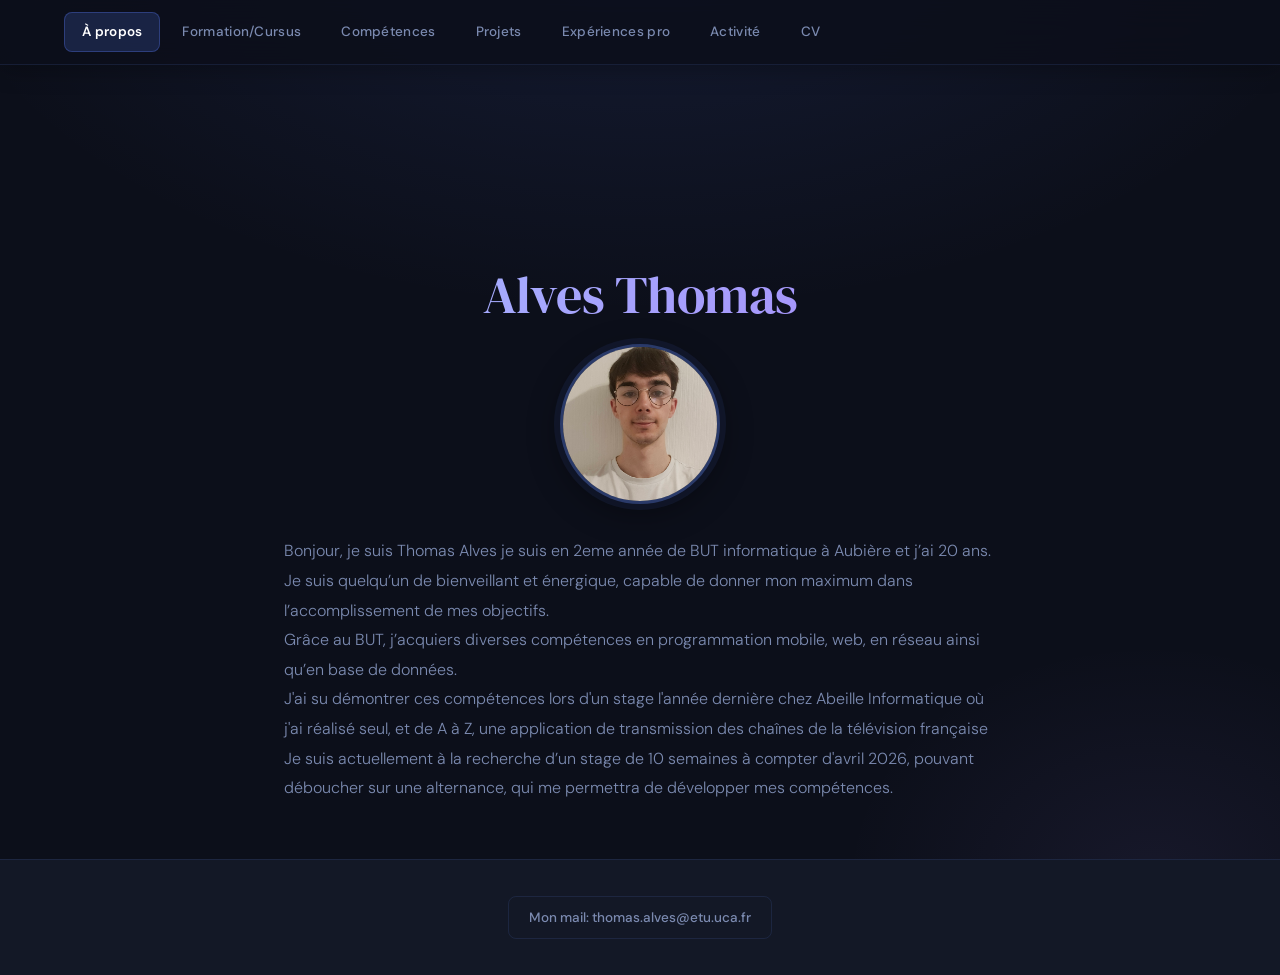
<file: index.html>
<!DOCTYPE html>
<html lang="fr">
<head>
    <meta charset="UTF-8">
    <meta name="viewport" content="width=device-width, initial-scale=1.0">
    <link type="text/css" rel="stylesheet" href="style.css">
    <title>À propos</title>
</head>
<body>
    <header>
        <nav>
            <ul>
                <li><a href="index.html"  class="activePage">À propos</a></li>
                <li><a href="pages/Formations.html">Formation/Cursus</a></li>
                <li><a href="pages/competences.html">Compétences</a></li>
                <li><a href="pages/projets.html">Projets</a></li>
                <li><a href="pages/experiences.html">Expériences pro</a></li>
                <li><a href="pages/activité.html">Activité</a></li>
                <li><a href="pages/cv.html">CV</a></li>
            </ul>
        </nav>
        <br><br><br><br><br>
        <div class="accueil">
            <h1>Alves Thomas</h1>
            <img src="images/moi_accueil.jpg" alt="photo de moi">
            <p>Bonjour, je suis Thomas Alves je suis en 2eme année de BUT informatique à Aubière et j’ai 20 ans. <br>
                Je suis quelqu’un de bienveillant et énergique, capable de donner mon maximum dans l’accomplissement de mes objectifs.<br>
                Grâce au BUT, j’acquiers diverses compétences en programmation mobile, web, en réseau ainsi qu’en base de données.<br>
                J'ai su démontrer ces compétences lors d'un stage l'année dernière chez Abeille Informatique où j'ai réalisé seul, et de A à Z, une application de transmission des chaînes de la télévision française</br>
                Je suis actuellement à la recherche d’un stage de 10 semaines à compter d'avril 2026, pouvant déboucher sur une alternance, qui me permettra de développer mes compétences.</p>
        </div>
    </header>
    <footer class="footer">
        <a href="mailto:thomas.alves@etu.uca.fr">Mon mail: thomas.alves@etu.uca.fr</a>
    </footer>
</body>
</html>
</file>
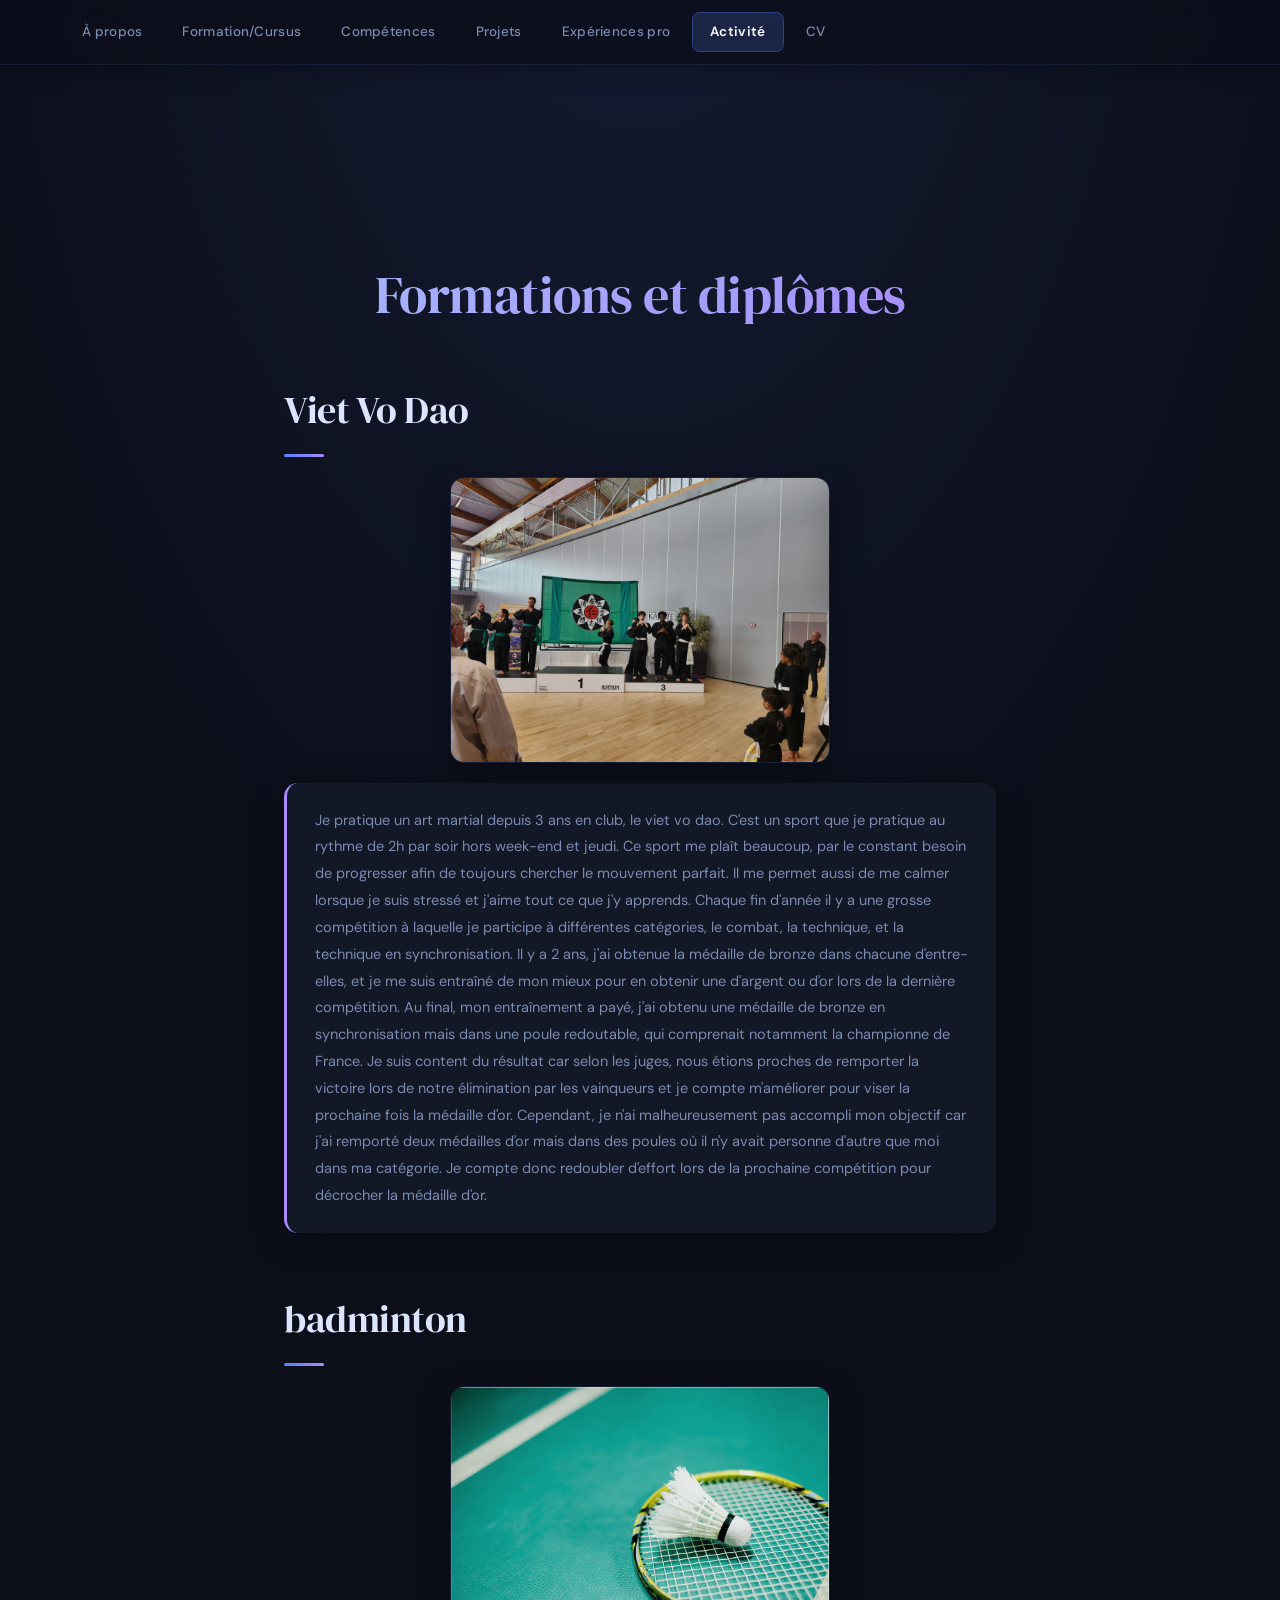
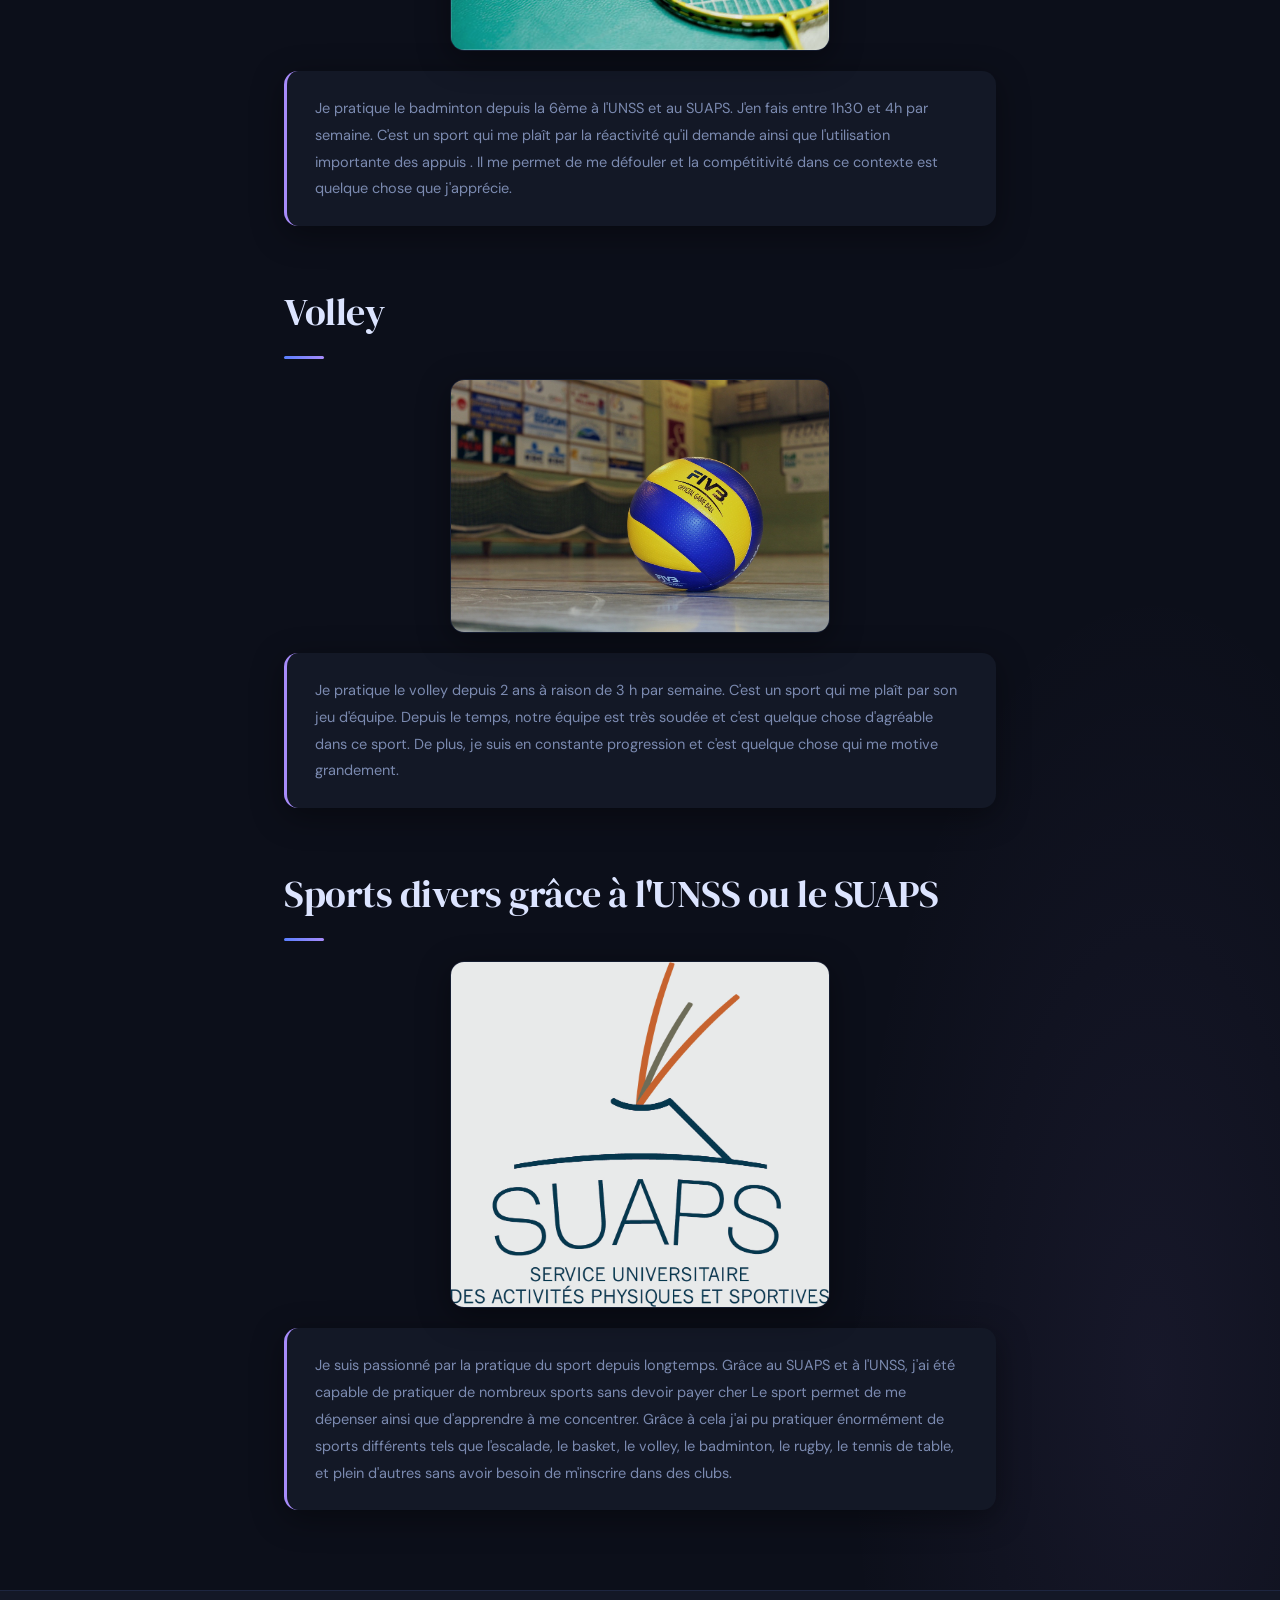
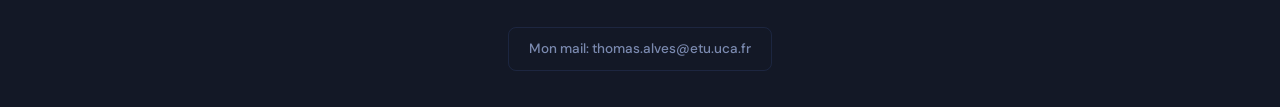
<file: pages/activité.html>
<!DOCTYPE html>
<html lang="fr">
<head>
    <meta charset="UTF-8">
    <meta name="viewport" content="width=device-width, initial-scale=1.0">
    <link type="text/css" rel="stylesheet" href="../style.css">
    <title>À propos</title>
</head>
<body>
    <header>
        <nav>
            <ul>
                <li><a href="../index.html" >À propos</a></li>
                <li><a href="Formations.html">Formation/Cursus</a></li>
                <li><a href="competences.html">Compétences</a></li>
                <li><a href="projets.html">Projets</a></li>
                <li><a href="experiences.html">Expériences pro</a></li>
                <li><a href="activité.html" class="activePage">Activité</a></li>
                <li><a href="cv.html">CV</a></li>
            </ul>
        </nav>
        <br><br><br><br><br>
        <div class="accueil">
            <h1>Formations et diplômes</h1>
        </div>
        <div class="listeact">
            <h1>Viet Vo Dao</h1>
            <img src="../images/viet.jpg" alt="photo du viet">
            <p>Je pratique un art martial depuis 3 ans en club, le viet vo dao. C'est un sport que je pratique au rythme de 2h par soir hors week-end et jeudi. Ce sport me plaît beaucoup, par le constant besoin de progresser afin de toujours chercher le mouvement parfait. Il me permet aussi de me calmer lorsque je suis stressé et j'aime tout ce que j'y apprends. Chaque fin d'année il y a une grosse compétition à laquelle je participe à différentes catégories, le combat, la technique, et la technique en synchronisation. Il y a 2 ans, j'ai obtenue la médaille de bronze dans chacune d'entre-elles, et je me suis entraîné de mon mieux pour en obtenir une d'argent ou d'or lors de la dernière compétition. Au final, mon entraînement a payé, j'ai obtenu une médaille de bronze en synchronisation mais dans une poule redoutable, qui comprenait notamment la championne de France. Je suis content du résultat car selon les juges, nous étions proches de remporter la victoire lors de notre élimination par les vainqueurs et je compte m'améliorer pour viser la prochaine fois la médaille d'or. Cependant, je n'ai malheureusement pas accompli mon objectif car j'ai remporté deux médailles d'or mais dans des poules où il n'y avait personne d'autre que moi dans ma catégorie. Je compte donc redoubler d'effort lors de la prochaine compétition pour décrocher la médaille d'or. </p>
            <h1>badminton</h1>
            <img src="../images/bad.jpg" alt="photo du viet">
            <p>Je pratique le badminton depuis la 6ème à l'UNSS et au SUAPS. J'en fais entre 1h30 et 4h par semaine. C'est un sport qui me plaît par la réactivité qu'il demande ainsi que l'utilisation importante des appuis . Il me permet de me défouler et la compétitivité dans ce contexte est quelque chose que j'apprécie. </p>
            
            <h1>Volley</h1>
            <img src="../images/image_volley.jpg" alt="photo du volley">
            <p>Je pratique le volley depuis 2 ans à raison de 3 h par semaine. C'est un sport qui me plaît par son jeu d'équipe. Depuis le temps, notre équipe est très soudée et c'est quelque chose d'agréable dans ce sport. De plus, je suis en constante progression et c'est quelque chose qui me motive grandement.</p>


            <h1>Sports divers grâce à l'UNSS ou le SUAPS</h1>
            <img src="../images/suaps.jpg" alt="photo du viet">
            <p>Je suis passionné par la pratique du sport depuis longtemps. Grâce au SUAPS et à l'UNSS, j'ai été capable de pratiquer de nombreux sports sans devoir payer cher Le sport permet de me dépenser ainsi que d'apprendre à me concentrer. Grâce à cela j'ai pu pratiquer énormément de sports différents tels que l'escalade, le basket, le volley, le badminton, le rugby, le tennis de table, et plein d'autres sans avoir besoin de m'inscrire dans des clubs. </p>
    </header>
    <footer class="footer">
        <a href="mailto:thomas.alves@etu.uca.fr">Mon mail: thomas.alves@etu.uca.fr</a>
    </footer>
</body>
</html>
</file>
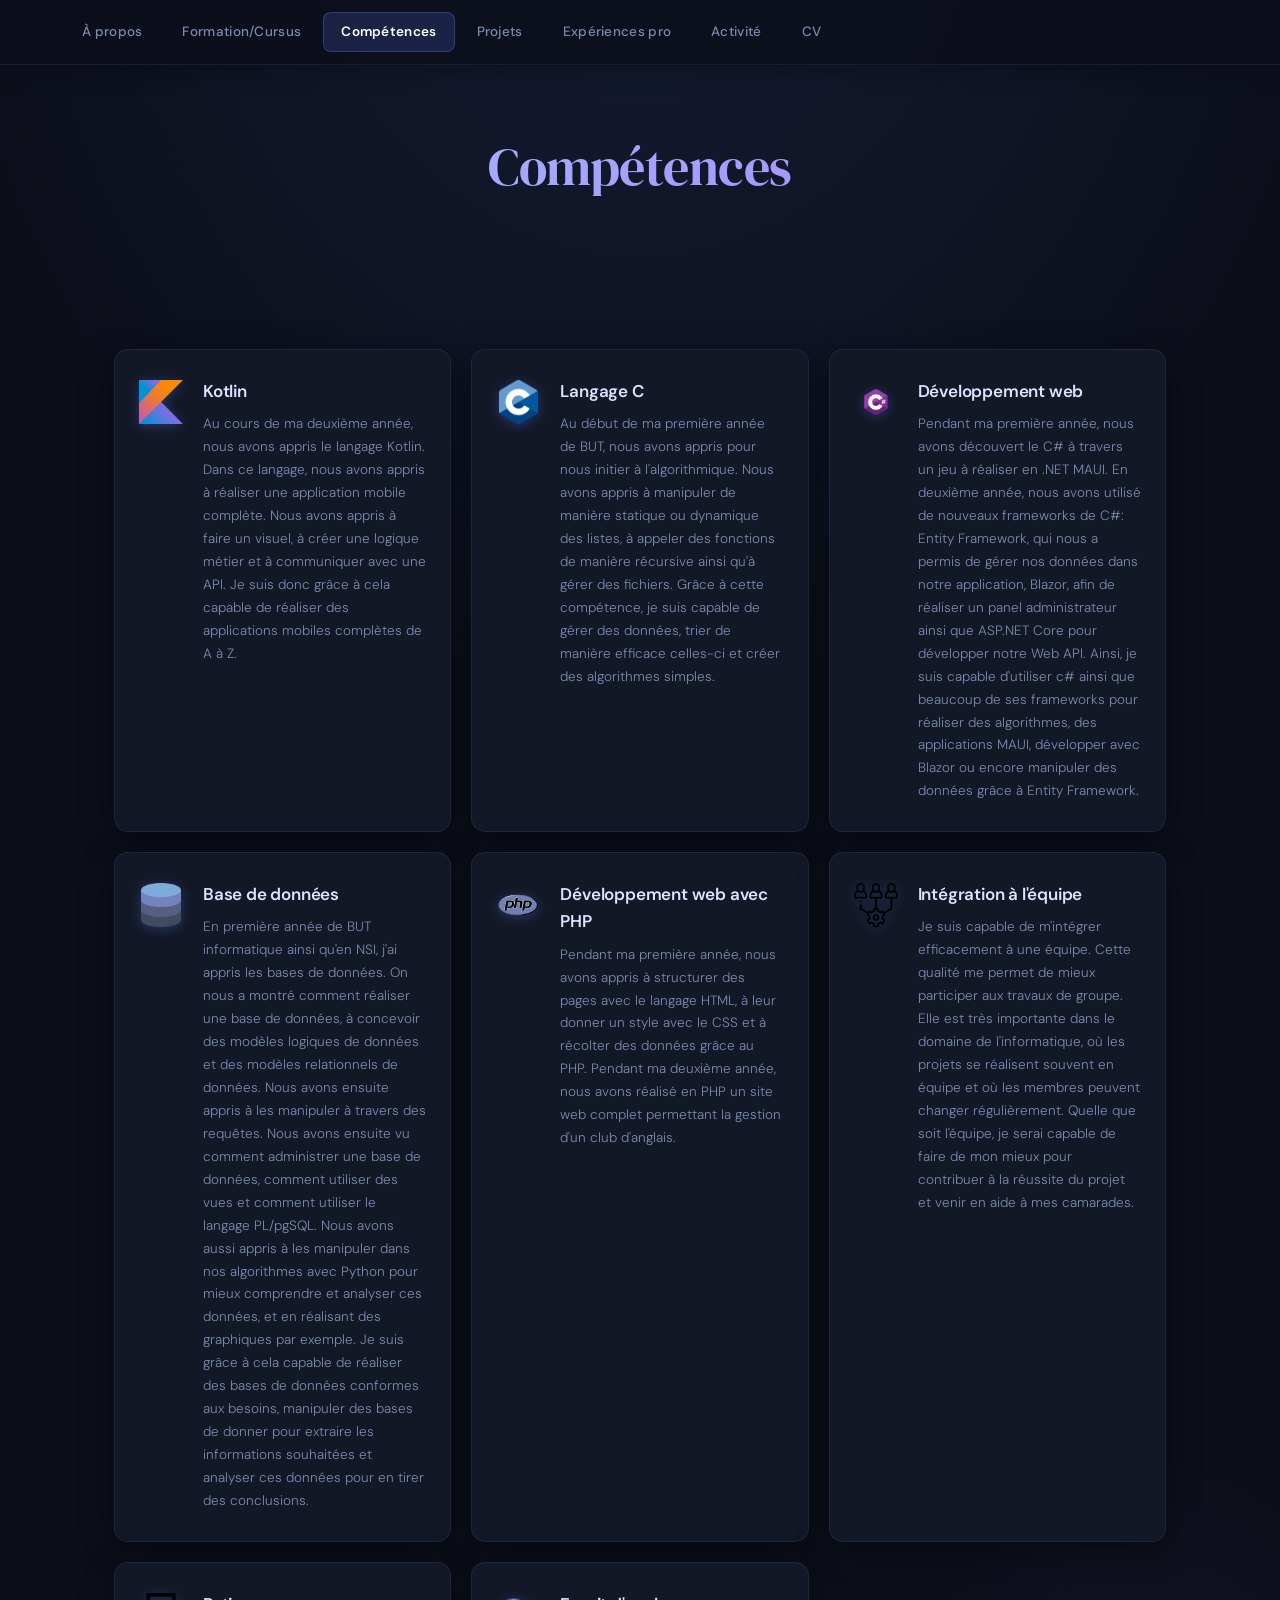
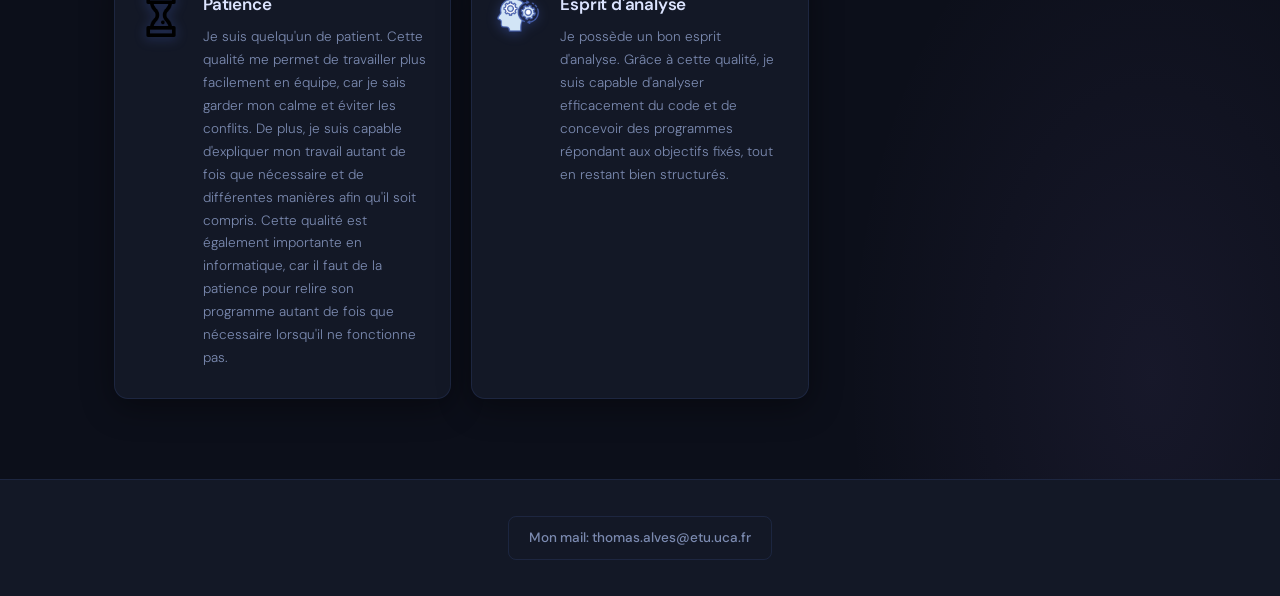
<file: pages/competences.html>
<!DOCTYPE html>
<html lang="fr">
<head>
    <meta charset="UTF-8">
    <meta name="viewport" content="width=device-width, initial-scale=1.0">
    <link type="text/css" rel="stylesheet" href="../style.css">
    <title>Compétences</title>
</head>
<body>
    <header>
        <nav>
            <ul>
                <li><a href="../index.html" >À propos</a></li>
                <li><a href="Formations.html">Formation/Cursus</a></li>
                <li><a href="competences.html" class="activePage">Compétences</a></li>
                <li><a href="projets.html">Projets</a></li>
                <li><a href="experiences.html">Expériences pro</a></li>
                <li><a href="activité.html">Activité</a></li>
                <li><a href="cv.html">CV</a></li>
            </ul>
        </nav>
    </header>

    <div class="accueil">
        <h1>Compétences</h1>
    </div>
    <br><br><br>
    <main class="competences">
        <!-- Bloc compétence : PATIENCE (x6 fois pour remplir la grille) -->
         <section class="competence">
            <img src="../images/Kotlin_Icon.png" alt="Icône Kotlin">
            <div>
                <h2>Kotlin</h2>
                <p>Au cours de ma deuxième année, nous avons appris le langage Kotlin. Dans ce langage, nous avons appris à réaliser une application mobile complète. Nous avons appris à faire un visuel, à créer une logique métier et à communiquer avec une API. Je suis donc grâce à cela capable de réaliser des applications mobiles complètes de A à Z.</p>
            </div>
        </section>
        <section class="competence">
            <img src="../images/C.png" alt="Icône C">
            <div>
                <h2>Langage C</h2>
                <p>Au début de ma première année de BUT, nous avons appris pour nous initier à l'algorithmique. Nous avons appris à manipuler de manière statique ou dynamique des listes, à appeler des fonctions de manière récursive ainsi qu'à gérer des fichiers. Grâce à cette compétence, je suis capable de gérer des données, trier de manière efficace celles-ci et créer des algorithmes simples.</p>
            </div>
        </section>

        <section class="competence">
            <img src="../images/csharp.png" alt="Icône C#">
            <div>
                <h2>Développement web</h2>
                <p>Pendant ma première année, nous avons découvert le C# à travers un jeu à réaliser en .NET MAUI. En deuxième année, nous avons utilisé de nouveaux frameworks de C#: Entity Framework, qui nous a permis de gérer nos données dans notre application, Blazor, afin de réaliser un panel administrateur ainsi que ASP.NET Core pour développer notre Web API. Ainsi, je suis capable d'utiliser c# ainsi que beaucoup de ses frameworks pour réaliser des algorithmes, des applications MAUI, développer avec Blazor ou encore manipuler des données grâce à Entity Framework.</p>
            </div>
        </section>

        <section class="competence">
            <img src="../images/bdd.png" alt="Icône BDD">
            <div>
                <h2>Base de données</h2>
                <p>En première année de BUT informatique ainsi qu'en NSI, j'ai appris les bases de données. On nous a montré comment réaliser une base de données, à concevoir des modèles logiques de données et des modèles relationnels de données. Nous avons ensuite appris à les manipuler à travers des requêtes. Nous avons ensuite vu comment administrer une base de données, comment utiliser des vues et comment utiliser le langage PL/pgSQL. Nous avons aussi appris à les manipuler dans nos algorithmes avec Python pour mieux comprendre et analyser ces données, et en réalisant des graphiques par exemple. Je suis grâce à cela capable de réaliser des bases de données conformes aux besoins, manipuler des bases de donner pour extraire les informations souhaitées et analyser ces données pour en tirer des conclusions.</p>
            </div>
        </section>

        <section class="competence">
            <img src="../images/php.png" alt="Icône PHP">
            <div>
                <h2>Développement web avec PHP</h2>
                <p>Pendant ma première année, nous avons appris à structurer des pages avec le langage HTML, à leur donner un style avec le CSS et à récolter des données grâce au PHP. Pendant ma deuxième année, nous avons réalisé en PHP un site web complet permettant la gestion d'un club d'anglais.</p>
            </div>
        </section>

        <section class="competence">
            <img src="../images/equipe.png" alt="Icône Équipe">
            <div>
                <h2>Intégration à l'équipe</h2>
                <p>Je suis capable de m'intégrer efficacement à une équipe. Cette qualité me permet de mieux participer aux travaux de groupe. Elle est très importante dans le domaine de l'informatique, où les projets se réalisent souvent en équipe et où les membres peuvent changer régulièrement. Quelle que soit l'équipe, je serai capable de faire de mon mieux pour contribuer à la réussite du projet et venir en aide à mes camarades.</p>
            </div>
        </section>

        <section class="competence">
            <img src="../images/la-patience.png" alt="Icône Patience">
            <div>
                <h2>Patience</h2>
                <p>Je suis quelqu'un de patient. Cette qualité me permet de travailler plus facilement en équipe, car je sais garder mon calme et éviter les conflits. De plus, je suis capable d'expliquer mon travail autant de fois que nécessaire et de différentes manières afin qu'il soit compris. Cette qualité est également importante en informatique, car il faut de la patience pour relire son programme autant de fois que nécessaire lorsqu'il ne fonctionne pas.</p>
            </div>
        </section>

        <section class="competence">
            <img src="../images/analyse.png" alt="Icône Esprit Analyse">
            <div>
                <h2>Esprit d'analyse</h2>
                <p>Je possède un bon esprit d'analyse. Grâce à cette qualité, je suis capable d'analyser efficacement du code et de concevoir des programmes répondant aux objectifs fixés, tout en restant bien structurés. </p>
            </div>
        </section>
    </main>
    <footer class="footer">
        <a href="mailto:thomas.alves@etu.uca.fr">Mon mail: thomas.alves@etu.uca.fr</a>
    </footer>
</body>
</html>
</file>
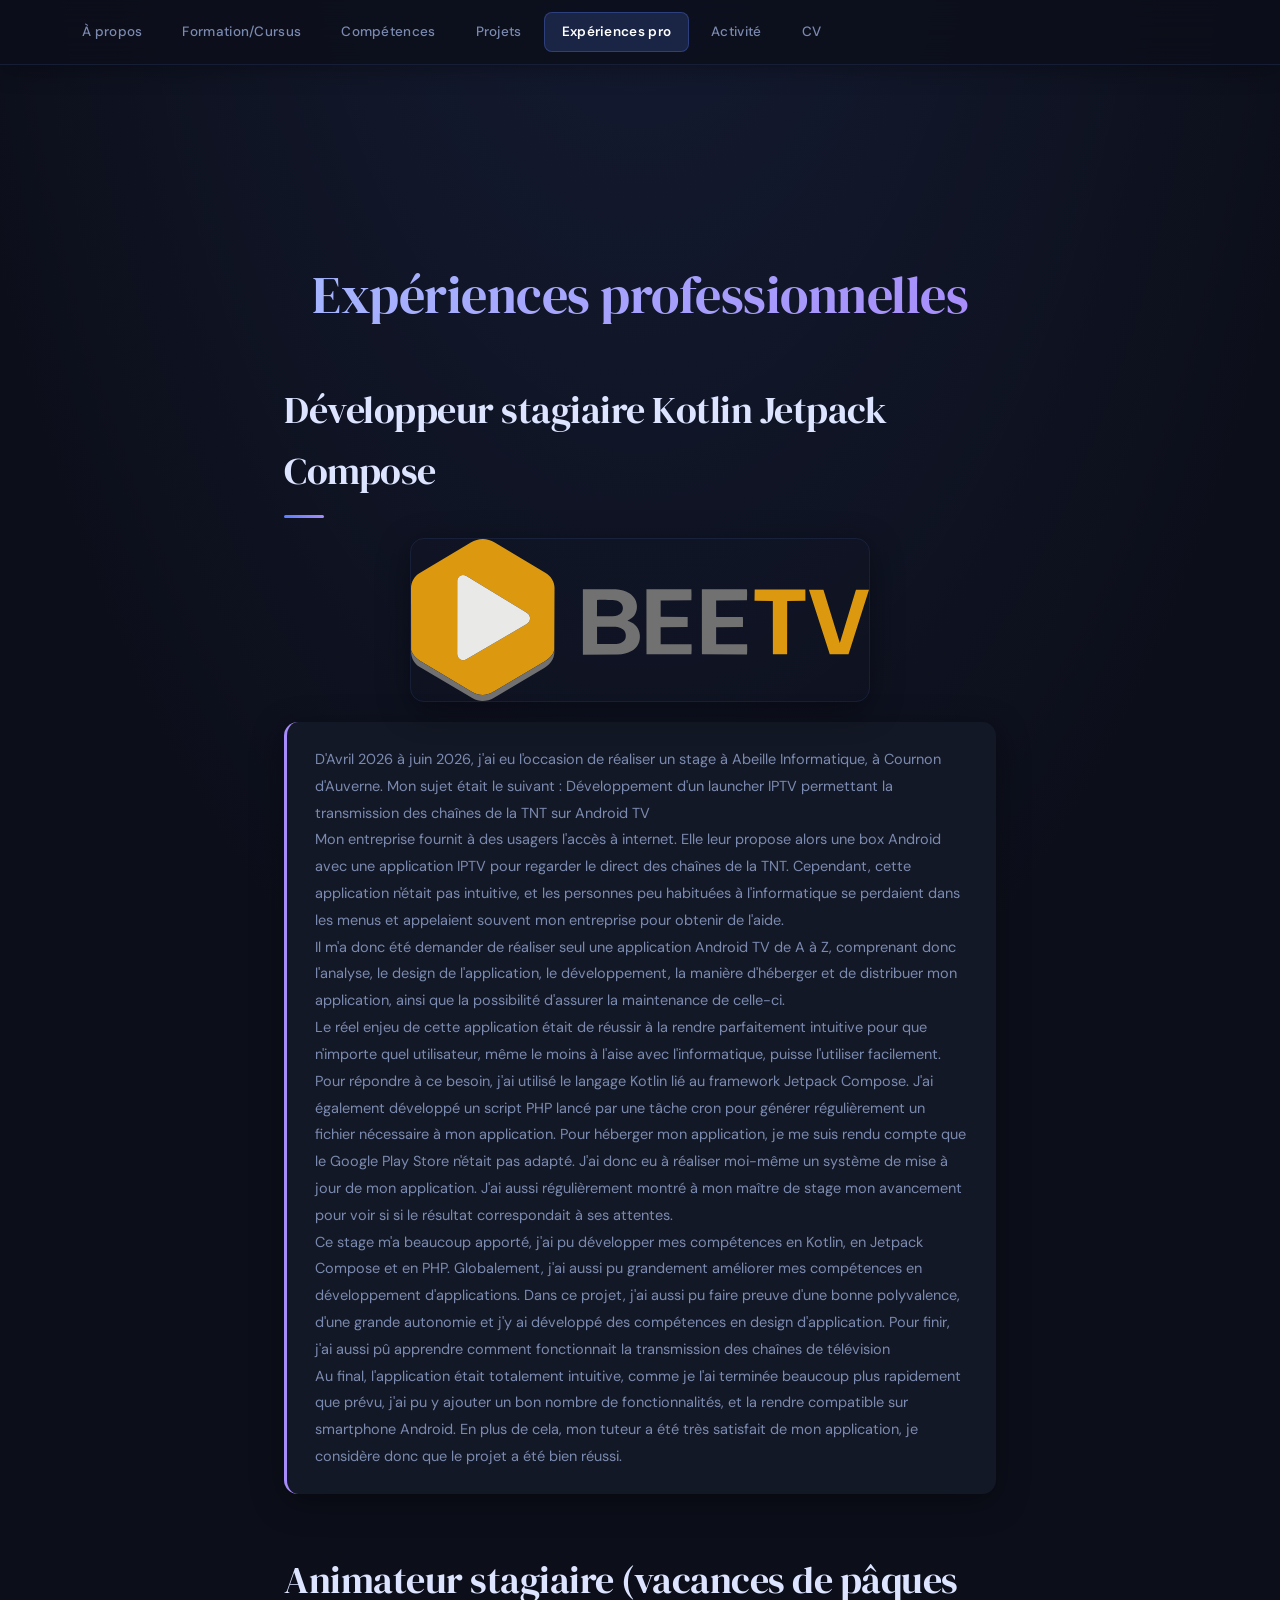
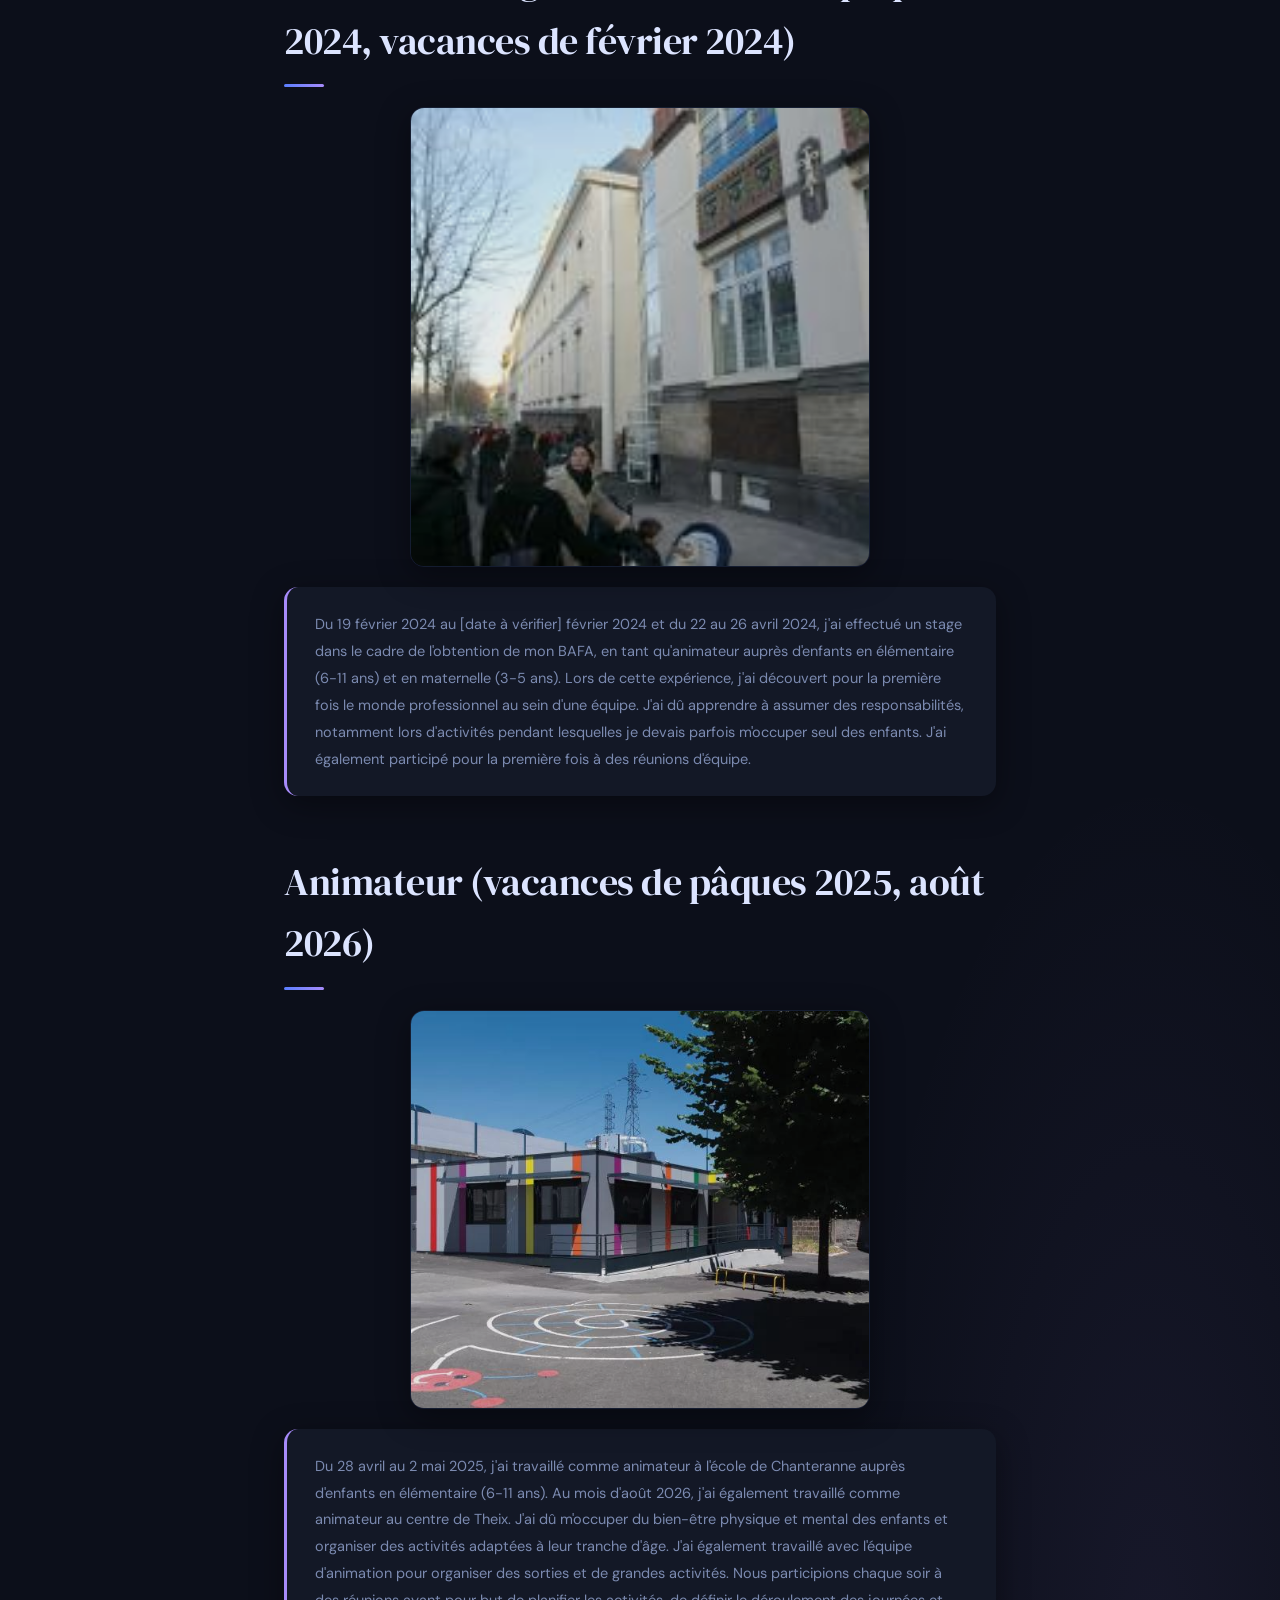
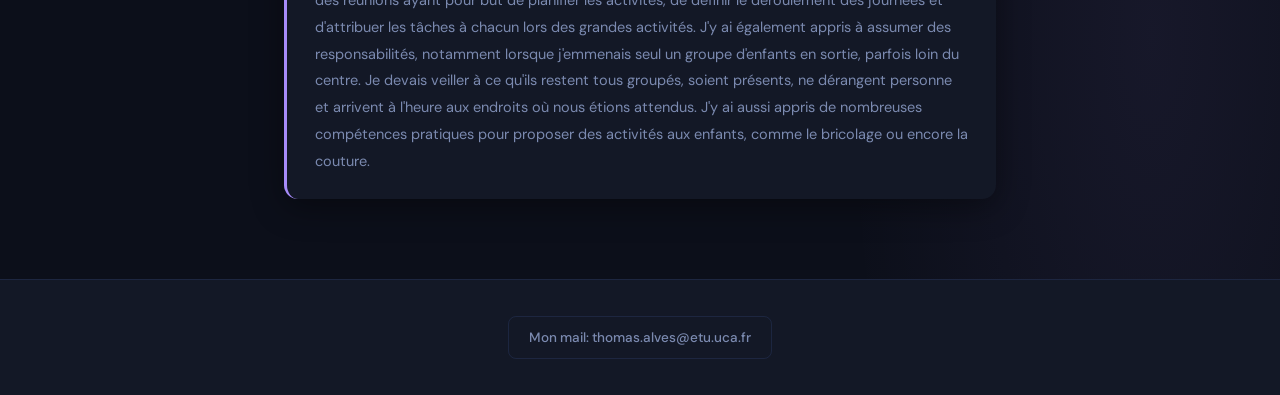
<file: pages/experiences.html>
<!DOCTYPE html>
<html lang="fr">
<head>
    <meta charset="UTF-8">
    <meta name="viewport" content="width=device-width, initial-scale=1.0">
    <link type="text/css" rel="stylesheet" href="../style.css">
    <title>À propos</title>
</head>
<body>
    <header>
        <nav>
            <ul>
                <li><a href="../index.html" >À propos</a></li>
                <li><a href="Formations.html">Formation/Cursus</a></li>
                <li><a href="competences.html">Compétences</a></li>
                <li><a href="projets.html">Projets</a></li>
                <li><a href="experiences.html" class="activePage">Expériences pro</a></li>
                <li><a href="activité.html">Activité</a></li>
                <li><a href="cv.html">CV</a></li>
            </ul>
        </nav>
        <br><br><br><br><br>
        <div class="accueil">
            <h1>Expériences professionnelles</h1>
        </div>
        <div class="liste">
            <h1>Développeur stagiaire Kotlin Jetpack Compose</h1>
            <img src="../images/beetv.svg">
            <p>D'Avril 2026 à juin 2026, j'ai eu l'occasion de réaliser un stage à Abeille Informatique, à Cournon d'Auverne. Mon sujet était le suivant : Développement d'un launcher IPTV permettant la transmission des chaînes de la TNT sur Android TV<br>
            Mon entreprise fournit à des usagers l'accès à internet. Elle leur propose alors une box Android avec une application IPTV pour regarder le direct des chaînes de la TNT. Cependant, cette application n'était pas intuitive, et les personnes peu habituées à l'informatique se perdaient dans les menus et appelaient souvent mon entreprise pour obtenir de l'aide.<br>
            Il m'a donc été demander de réaliser seul une application Android TV de A à Z, comprenant donc l'analyse, le design de l'application, le développement, la manière d'héberger et de distribuer mon application, ainsi que la possibilité d'assurer la maintenance de celle-ci.<br>
            Le réel enjeu de cette application était de réussir à la rendre parfaitement intuitive pour que n'importe quel utilisateur, même le moins à l'aise avec l'informatique, puisse l'utiliser facilement.<br>
            Pour répondre à ce besoin, j'ai utilisé le langage Kotlin lié au framework Jetpack Compose. J'ai également développé un script PHP lancé par une tâche cron pour générer régulièrement un fichier nécessaire à mon application.
            Pour héberger mon application, je me suis rendu compte que le Google Play Store n'était pas adapté. J'ai donc eu à réaliser moi-même un système de mise à jour de mon application. J'ai aussi régulièrement montré à mon maître de stage mon avancement pour voir si si le résultat correspondait à ses attentes.<br>
            Ce stage m'a beaucoup apporté, j'ai pu développer mes compétences en Kotlin, en Jetpack Compose et en PHP. Globalement, j'ai aussi pu grandement améliorer mes compétences en développement d'applications. Dans ce projet, j'ai aussi pu faire preuve d'une bonne polyvalence, d'une grande autonomie et j'y ai développé des compétences en design d'application. Pour finir, j'ai aussi pû apprendre comment fonctionnait la transmission des chaînes de télévision<br>
            Au final, l'application était totalement intuitive, comme je l'ai terminée beaucoup plus rapidement que prévu, j'ai pu y ajouter un bon nombre de fonctionnalités, et la rendre compatible sur smartphone Android. En plus de cela, mon tuteur a été très satisfait de mon application, je considère donc que le projet a été bien réussi.</p>
            <h1>Animateur stagiaire (vacances de pâques 2024, vacances de février 2024)</h1>
            <img src="../images/jules_ferry.jpg" alt="photo de l'école">
            <p>Du 19 février 2024 au [date à vérifier] février 2024 et du 22 au 26 avril 2024, j'ai effectué un stage dans le cadre de l'obtention de mon BAFA, en tant qu'animateur auprès d'enfants en élémentaire (6-11 ans) et en maternelle (3-5 ans). Lors de cette expérience, j'ai découvert pour la première fois le monde professionnel au sein d'une équipe. J'ai dû apprendre à assumer des responsabilités, notamment lors d'activités pendant lesquelles je devais parfois m'occuper seul des enfants. J'ai également participé pour la première fois à des réunions d'équipe.</p>
            <h1>Animateur (vacances de pâques 2025, août 2026)</h1>
            <img src="../images/chanteranne.jpg" alt="photo de l'école">
            <p>Du 28 avril au 2 mai 2025, j'ai travaillé comme animateur à l'école de Chanteranne auprès d'enfants en élémentaire (6-11 ans). Au mois d'août 2026, j'ai également travaillé comme animateur au centre de Theix. J'ai dû m'occuper du bien-être physique et mental des enfants et organiser des activités adaptées à leur tranche d'âge. J'ai également travaillé avec l'équipe d'animation pour organiser des sorties et de grandes activités. Nous participions chaque soir à des réunions ayant pour but de planifier les activités, de définir le déroulement des journées et d'attribuer les tâches à chacun lors des grandes activités. J'y ai également appris à assumer des responsabilités, notamment lorsque j'emmenais seul un groupe d'enfants en sortie, parfois loin du centre. Je devais veiller à ce qu'ils restent tous groupés, soient présents, ne dérangent personne et arrivent à l'heure aux endroits où nous étions attendus. J'y ai aussi appris de nombreuses compétences pratiques pour proposer des activités aux enfants, comme le bricolage ou encore la couture.</p>
        </div>
    </header>
    <footer class="footer">
        <a href="mailto:thomas.alves@etu.uca.fr">Mon mail: thomas.alves@etu.uca.fr</a>
    </footer>
</body>
</html>
</file>
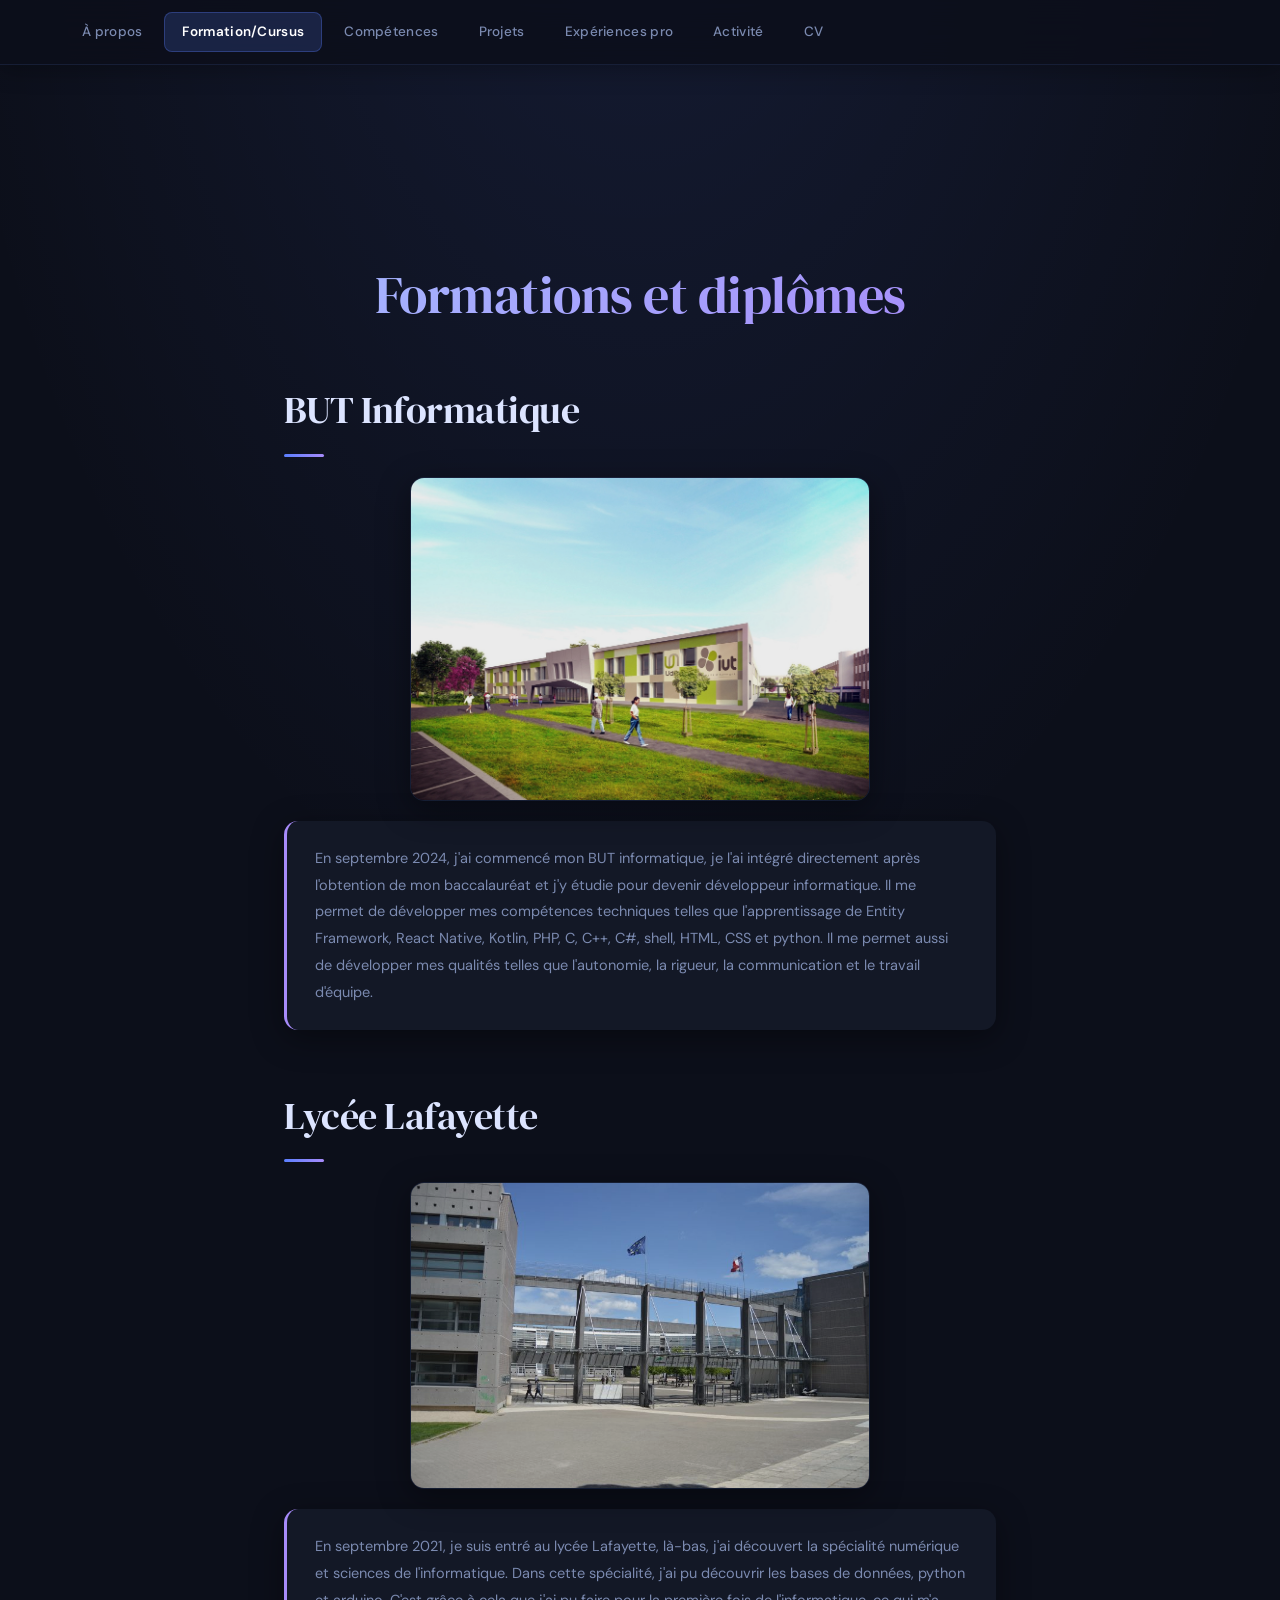
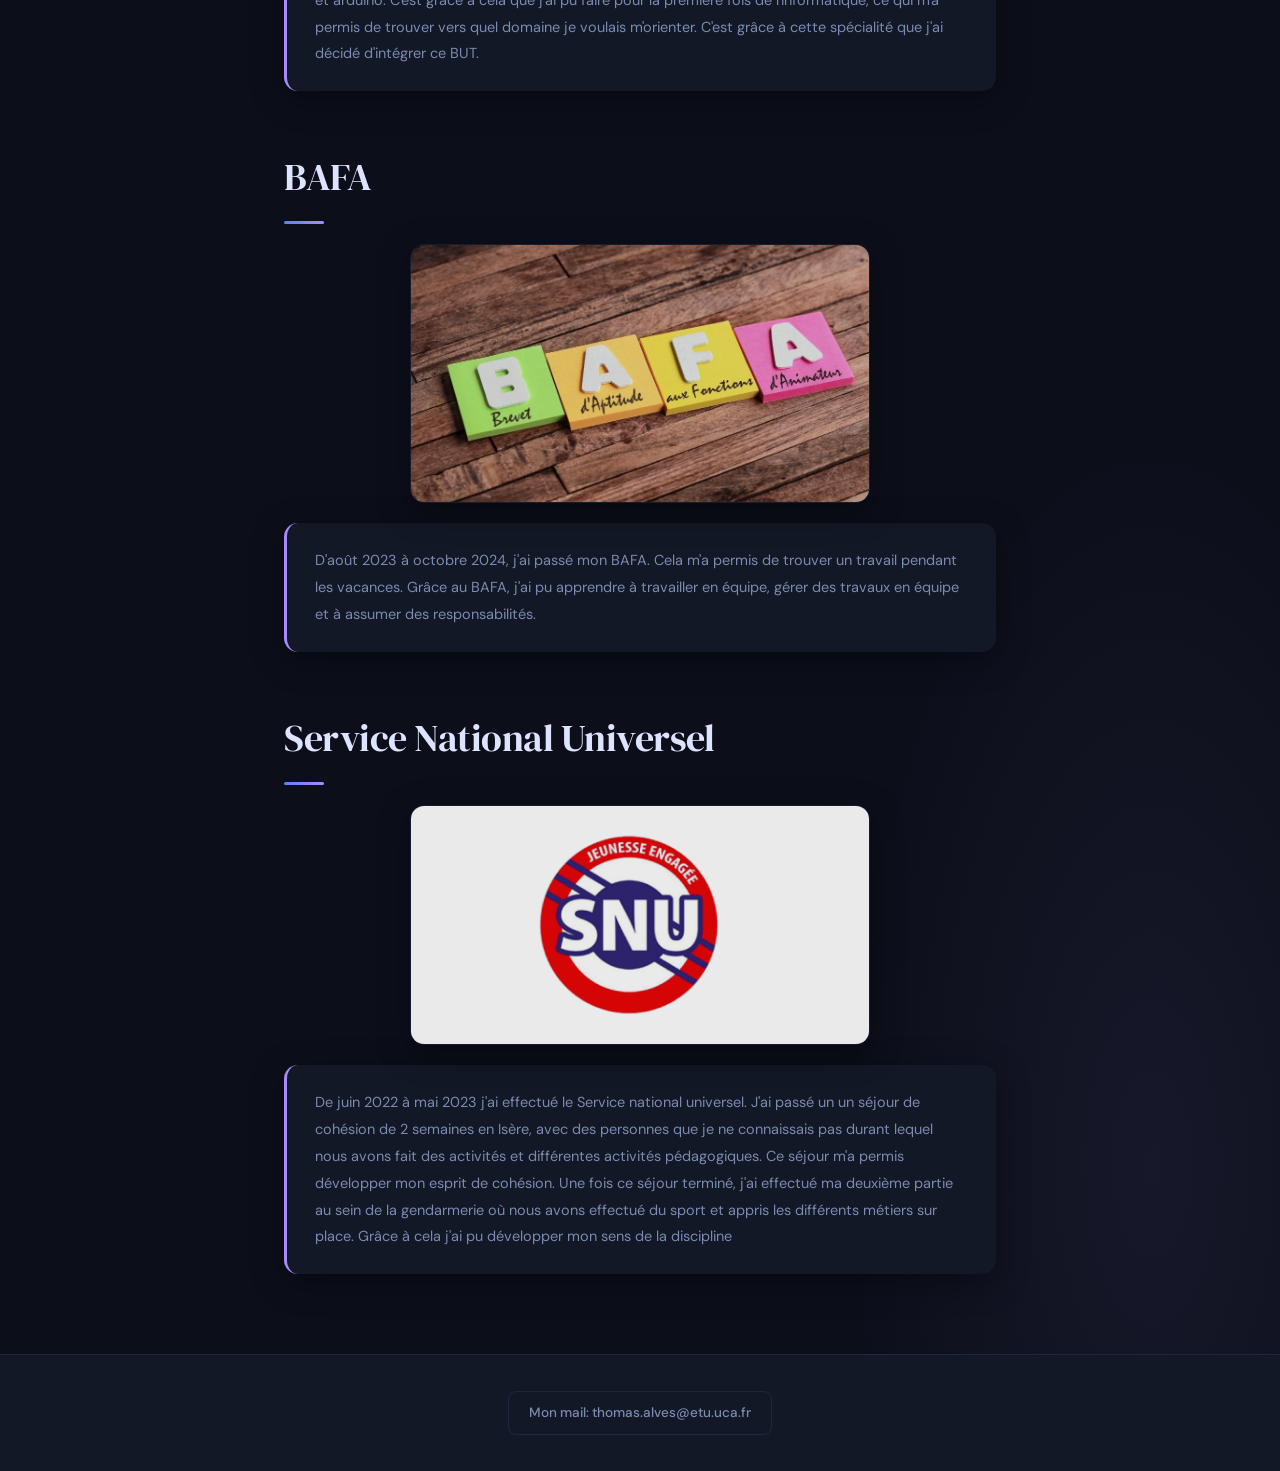
<file: pages/Formations.html>
<!DOCTYPE html>
<html lang="fr"> 
<head>
    <meta charset="UTF-8">
    <meta name="viewport" content="width=device-width, initial-scale=1.0">
    <link type="text/css" rel="stylesheet" href="../style.css">
    <title>À propos</title>
</head>
<body>
    <header>
        <nav>
            <ul>
                <li><a href="../index.html" >À propos</a></li>
                <li><a href="Formations.html" class="activePage">Formation/Cursus</a></li>
                <li><a href="competences.html">Compétences</a></li>
                <li><a href="projets.html">Projets</a></li>
                <li><a href="experiences.html">Expériences pro</a></li>
                <li><a href="activité.html">Activité</a></li>
                <li><a href="cv.html">CV</a></li>
            </ul>
        </nav>
        <br><br><br><br><br>
        <div class="accueil">
            <h1>Formations et diplômes</h1>
        </div>
            <div class="liste">
                <h1>BUT Informatique</h1>
                <img src="../images/iut-clermont.jpg" alt="photo de l'iut">
                <p>En septembre 2024, j'ai commencé mon BUT informatique, je l'ai intégré directement après l'obtention de mon baccalauréat et j'y étudie pour devenir développeur informatique. Il me permet de développer mes compétences techniques telles que l'apprentissage de Entity Framework, React Native, Kotlin, PHP, C, C++, C#, shell, HTML, CSS et python. Il me permet aussi de développer mes qualités telles que l'autonomie, la rigueur, la communication et le travail d'équipe.</p>
                <h1>Lycée Lafayette</h1>
                <img src="../images/lafayette.jpg" alt="photo de l'iut">
                <p>En septembre 2021, je suis entré au lycée Lafayette, là-bas, j'ai découvert la spécialité numérique et sciences de l'informatique. Dans cette spécialité, j'ai pu découvrir les bases de données, python et arduino. C'est grâce à cela que j'ai pu faire pour la première fois de l'informatique, ce qui m'a permis de trouver vers quel domaine je voulais m'orienter. C'est grâce à cette spécialité que j'ai décidé d'intégrer ce BUT.</p>
                <h1>BAFA</h1>
                <img src="../images/bafa.jpeg" alt="photo de l'iut">
                <p>D'août 2023 à octobre 2024, j'ai passé mon BAFA. Cela m'a permis de trouver un travail pendant les vacances. Grâce au BAFA, j'ai pu apprendre à travailler en équipe, gérer des travaux en équipe et à assumer des responsabilités.</p>
                <h1>Service National Universel</h1>
                <img src="../images/snu.png" alt="photo de l'iut">
                <p>De juin 2022 à mai 2023 j'ai effectué le Service national universel. J'ai passé un un séjour de cohésion de 2 semaines en Isère, avec des personnes que je ne connaissais pas durant lequel nous avons fait des activités et différentes activités pédagogiques. Ce séjour m'a permis développer mon esprit de cohésion. Une fois ce séjour terminé, j'ai effectué ma deuxième partie au sein de la gendarmerie où nous avons effectué du sport et appris les différents métiers sur place. Grâce à cela j'ai pu développer mon sens de la discipline</p>
            </div>
    </header>
    <footer class="footer">
        <a href="mailto:thomas.alves@etu.uca.fr">Mon mail: thomas.alves@etu.uca.fr</a>
    </footer>
</body>
</html>
</file>
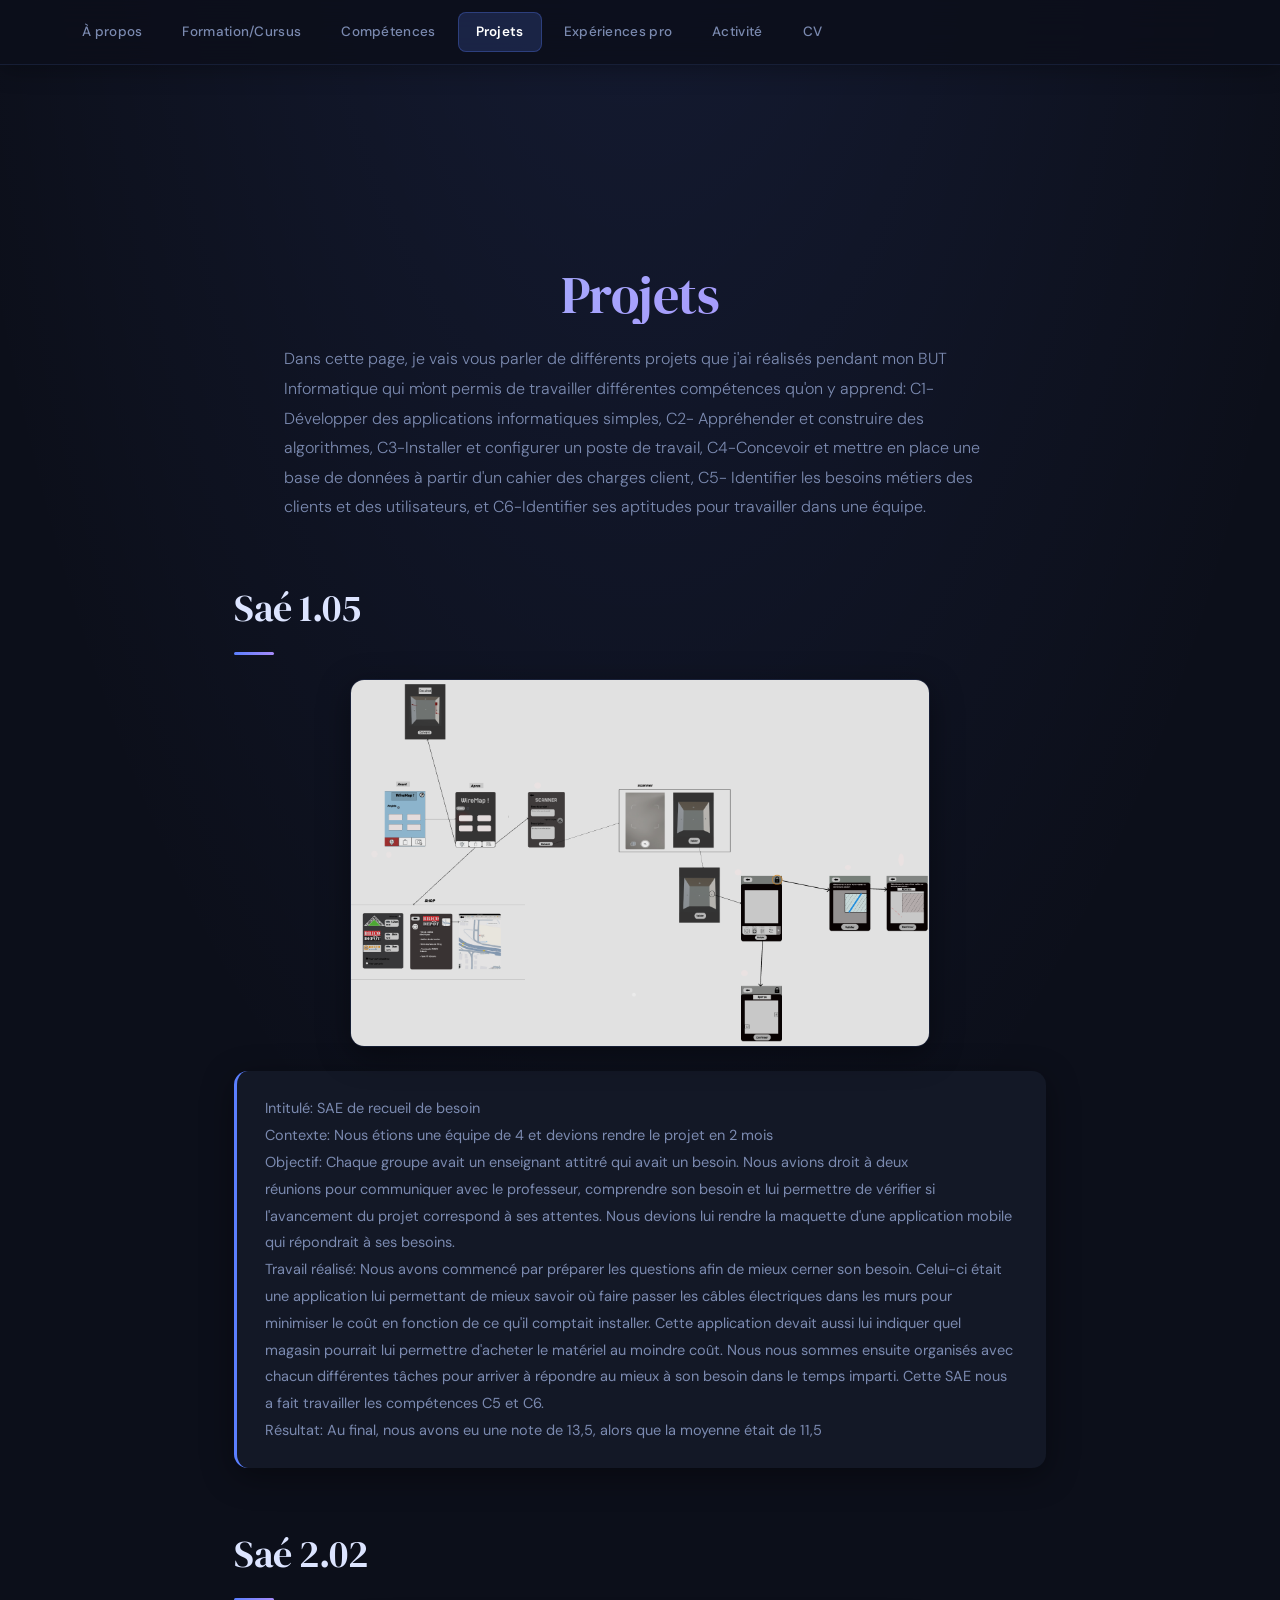
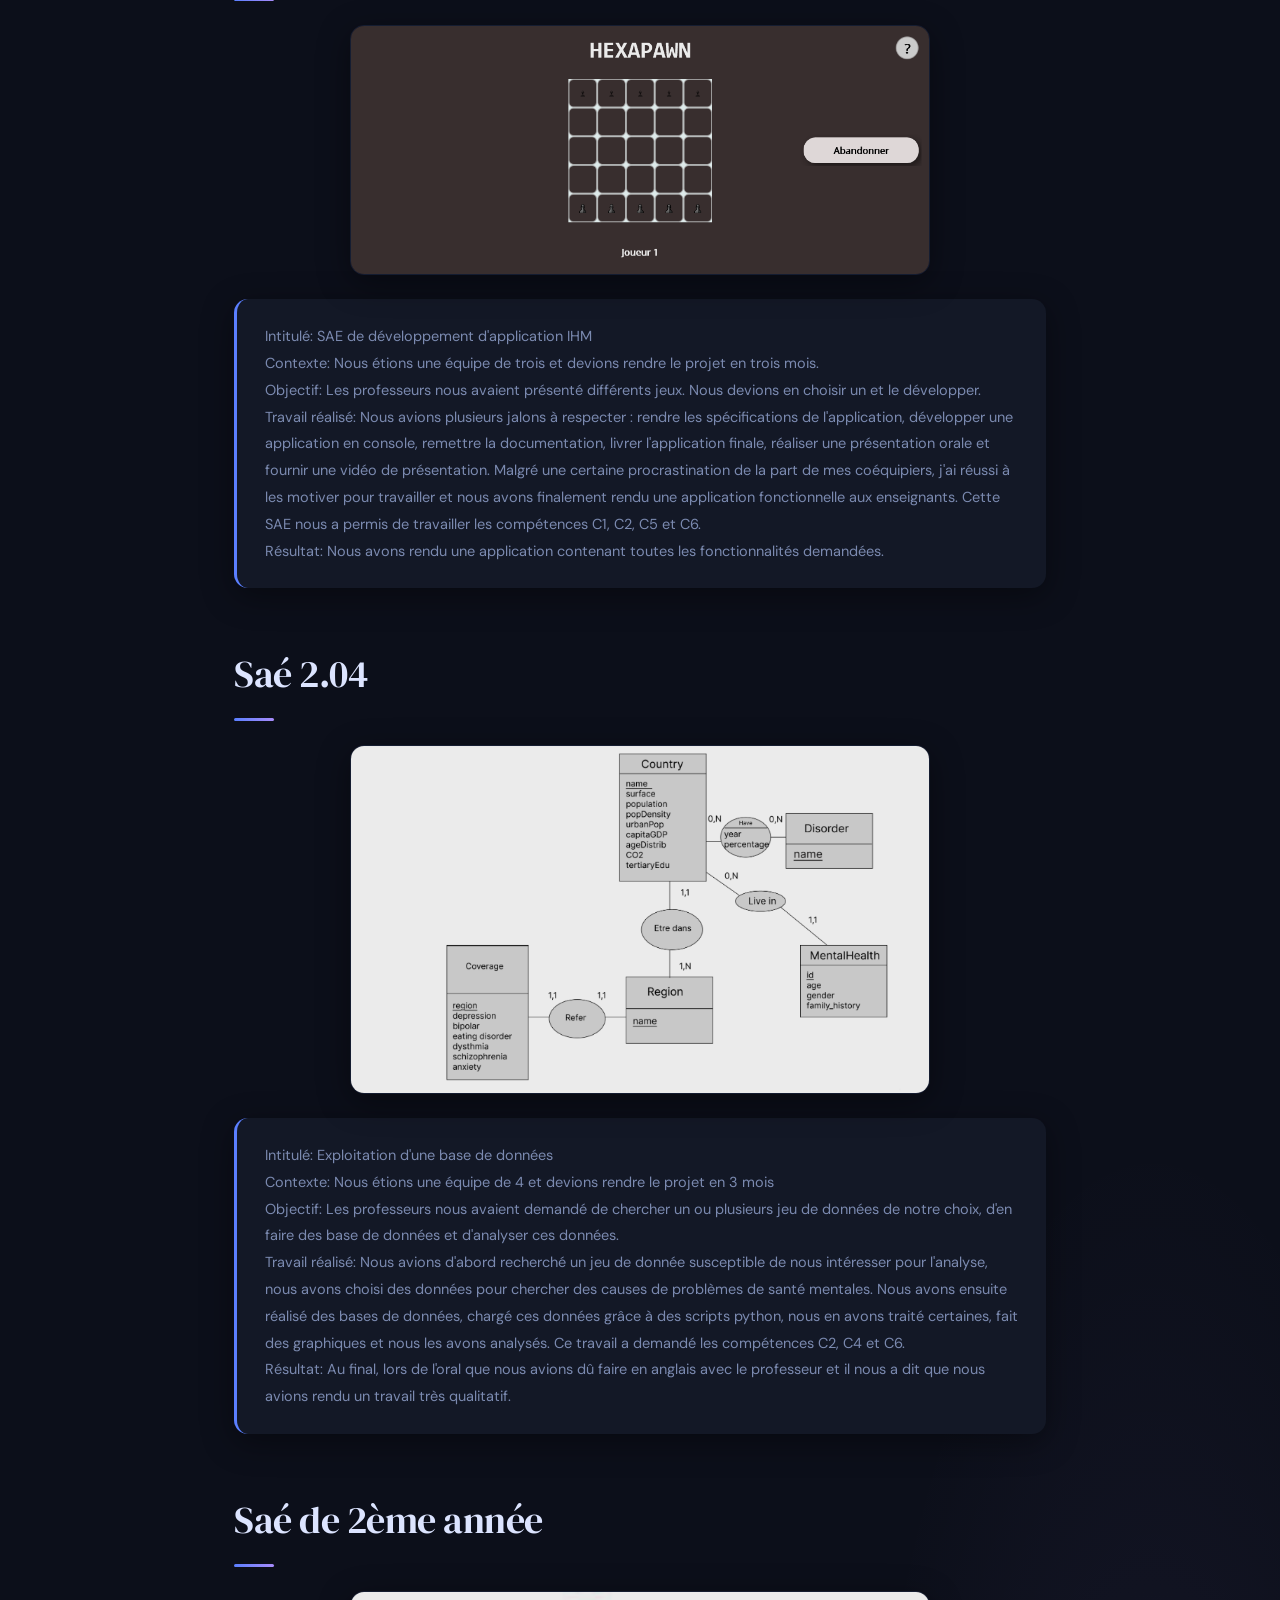
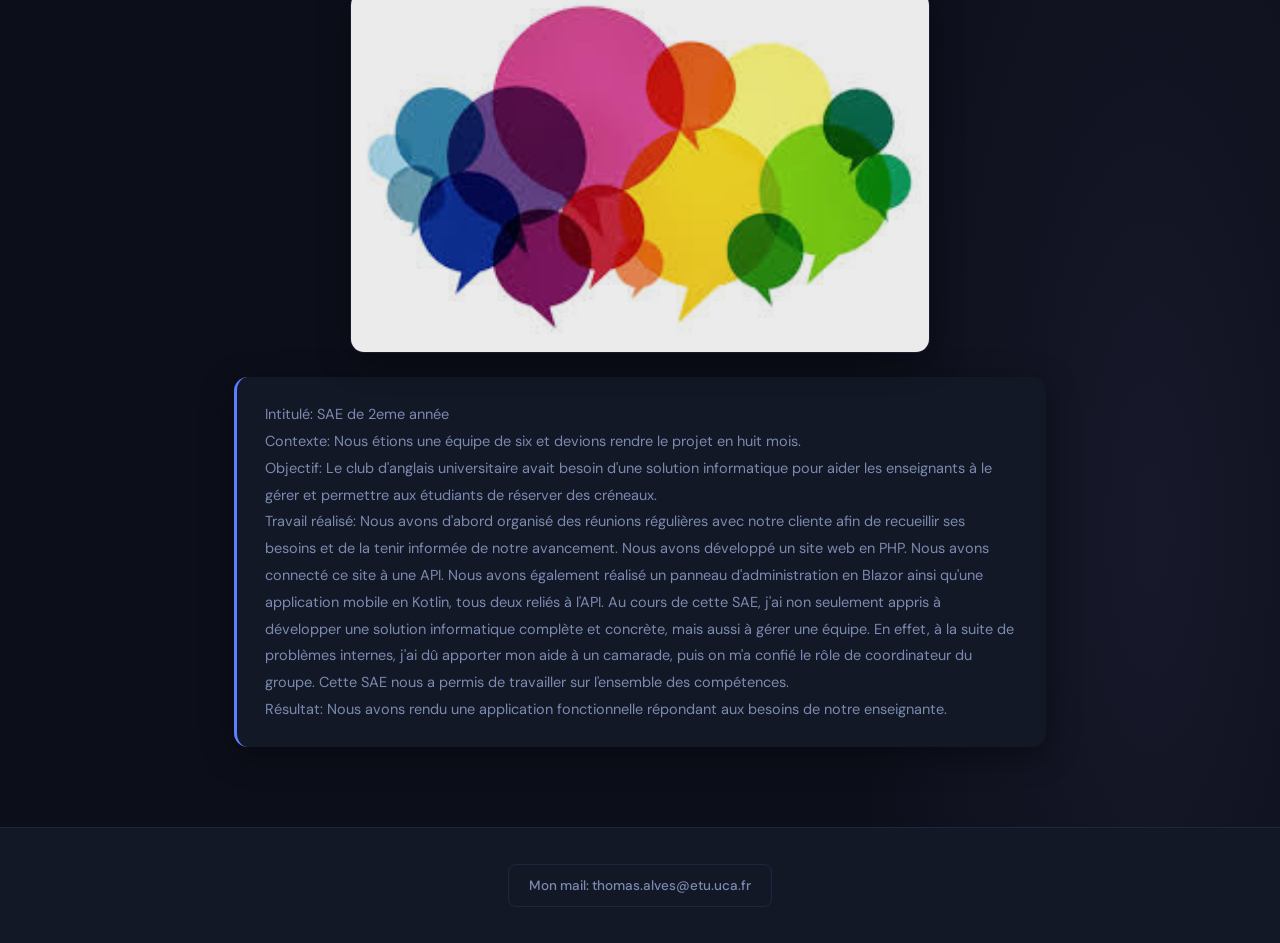
<file: pages/projets.html>
<!DOCTYPE html>
<html lang="fr">
<head>
    <meta charset="UTF-8">
    <meta name="viewport" content="width=device-width, initial-scale=1.0">
    <link type="text/css" rel="stylesheet" href="../style.css">
    <title>À propos</title>
</head>
<body>
    <header>
        <nav>
            <ul>
                <li><a href="../index.html" >À propos</a></li>
                <li><a href="Formations.html">Formation/Cursus</a></li>
                <li><a href="competences.html">Compétences</a></li>
                <li><a href="projets.html" class="activePage">Projets</a></li>
                <li><a href="experiences.html">Expériences pro</a></li>
                <li><a href="activité.html">Activité</a></li>
                <li><a href="cv.html">CV</a></li>
            </ul>
        </nav>
        <br><br><br><br><br>
        <div class="accueil">
            <h1>Projets</h1>
            <p>Dans cette page, je vais vous parler de différents projets que j'ai réalisés pendant mon BUT Informatique qui m'ont permis de travailler différentes compétences qu'on y apprend: C1-Développer des applications informatiques simples, C2- Appréhender et construire des algorithmes, C3-Installer et configurer un poste de travail, C4-Concevoir et mettre en place une base de données à partir d'un cahier des charges client, C5- Identifier les besoins métiers des clients et des utilisateurs, et C6-Identifier ses aptitudes pour travailler dans une équipe.</p>
        </div>
    <div class="listepro">
        <h1>Saé 1.05</h1>
        <img src="../images/1.05.png" alt="photo de l'iut">
        <p>Intitulé: SAE de recueil de besoin<br>
            Contexte: Nous étions une équipe de 4 et devions rendre le projet en 2 mois<br>
            Objectif: Chaque groupe avait un enseignant attitré qui avait un besoin. Nous avions droit à deux<br>
            réunions pour communiquer avec le professeur, comprendre son besoin et lui permettre de vérifier si l'avancement du projet correspond à ses attentes. Nous devions lui rendre la maquette d'une application mobile qui répondrait à ses besoins.<br>
            Travail réalisé: Nous avons commencé par préparer les questions afin de mieux cerner son besoin. Celui-ci était une application lui permettant de mieux savoir où faire passer les câbles électriques dans les murs pour minimiser le coût en fonction de ce qu'il comptait installer. Cette application devait aussi lui indiquer quel
            magasin pourrait lui permettre d'acheter le matériel au moindre coût. Nous nous sommes ensuite organisés avec chacun différentes tâches pour arriver à répondre au mieux à son besoin dans le temps imparti. Cette SAE nous a fait travailler les compétences C5 et C6. <br>
            Résultat: Au final, nous avons eu une note de 13,5, alors que la moyenne était de 11,5<br></p>
        <h1>Saé 2.02</h1>
        <img src="../images/2.02.png" alt="photo de l'iut">
        <p>Intitulé: SAE de développement d'application IHM<br>
            Contexte: Nous étions une équipe de trois et devions rendre le projet en trois mois.<br>
            Objectif: Les professeurs nous avaient présenté différents jeux. Nous devions en choisir un et le développer. <br>
            Travail réalisé:  Nous avions plusieurs jalons à respecter : rendre les spécifications de l'application, développer une application en console, remettre la documentation, livrer l'application finale, réaliser une présentation orale et fournir une vidéo de présentation. Malgré une certaine procrastination de la part de mes coéquipiers, j'ai réussi à les motiver pour travailler et nous avons finalement rendu une application fonctionnelle aux enseignants. Cette SAE nous a permis de travailler les compétences C1, C2, C5 et C6.<br>
            Résultat: Nous avons rendu une application contenant toutes les fonctionnalités demandées.<br></p>
        <h1>Saé 2.04</h1>
        <img src="../images/2.04.png" alt="photo de l'iut">
        <p>Intitulé: Exploitation d'une base de données<br>
            Contexte: Nous étions une équipe de 4 et devions rendre le projet en 3 mois<br>
            Objectif: Les professeurs nous avaient demandé de chercher un ou plusieurs jeu de données de notre choix, d'en faire des base de données et d'analyser ces données.<br>
            Travail réalisé: Nous avions d'abord recherché un jeu de donnée susceptible de nous intéresser pour l'analyse, nous avons choisi des données pour chercher des causes de problèmes de santé mentales. Nous avons ensuite réalisé des bases de données, chargé ces données grâce à des scripts python, nous en avons traité certaines, fait des graphiques et nous les avons analysés. Ce travail a demandé les compétences C2, C4 et C6. <br>
            Résultat: Au final, lors de l'oral que nous avions dû faire en anglais avec le professeur et il nous a dit que nous avions rendu un travail très qualitatif.<br></p>
                <h1>Saé de 2ème année</h1>
        <img src="../images/hfie_logo.png" alt="photo de notre SAE de deuxième année">
        <p>Intitulé: SAE de 2eme année<br>
            Contexte: Nous étions une équipe de six et devions rendre le projet en huit mois.<br>
            Objectif: Le club d'anglais universitaire avait besoin d'une solution informatique pour aider les enseignants à le gérer et permettre aux étudiants de réserver des créneaux.<br>
            Travail réalisé: Nous avons d'abord organisé des réunions régulières avec notre cliente afin de recueillir ses besoins et de la tenir informée de notre avancement.
            Nous avons développé un site web en PHP. Nous avons connecté ce site à une API. Nous avons également réalisé un panneau d'administration en Blazor ainsi qu'une application mobile en Kotlin, tous deux reliés à l'API.
            Au cours de cette SAE, j'ai non seulement appris à développer une solution informatique complète et concrète, mais aussi à gérer une équipe. En effet, à la suite de problèmes internes, j'ai dû apporter mon aide à un camarade, puis on m'a confié le rôle de coordinateur du groupe. Cette SAE nous a permis de travailler sur l'ensemble des compétences. <br>
            Résultat: Nous avons rendu une application fonctionnelle répondant aux besoins de notre enseignante.<br></p>

    </div>
    </header>
    <footer class="footer">
        <a href="mailto:thomas.alves@etu.uca.fr">Mon mail: thomas.alves@etu.uca.fr</a>
    </footer>
</body>
</html>
</file>
<file: style.css>
@import url('https://fonts.googleapis.com/css2?family=DM+Serif+Display:ital@0;1&family=DM+Sans:ital,opsz,wght@0,9..40,300;0,9..40,400;0,9..40,500;0,9..40,600;1,9..40,300&display=swap');
 
/* ===== VARIABLES ===== */
:root {
    --bg:         #0c0f1a;
    --surface:    #131826;
    --surface-2:  #1c2237;
    --border:     rgba(100, 140, 255, 0.12);
    --border-glow:rgba(100, 140, 255, 0.35);
    --accent:     #5b7fff;
    --accent-2:   #a78bfa;
    --text:       #dce4ff;
    --text-muted: #7b8ab0;
    --white:      #ffffff;
    --radius:     14px;
    --radius-sm:  8px;
    --transition: all 0.3s cubic-bezier(0.4, 0, 0.2, 1);
    --shadow:     0 8px 32px rgba(0, 0, 0, 0.4);
    --glow:       0 0 30px rgba(91, 127, 255, 0.18);
}
 
/* ===== RESET ===== */
*, *::before, *::after {
    margin: 0;
    padding: 0;
    box-sizing: border-box;
    text-decoration: none;
}
 
html {
    scroll-behavior: smooth;
}
 
body {
    font-family: 'DM Sans', sans-serif;
    background-color: var(--bg);
    background-image:
        radial-gradient(ellipse 80% 60% at 50% -10%, rgba(91, 127, 255, 0.12) 0%, transparent 70%),
        radial-gradient(ellipse 40% 40% at 90% 90%, rgba(167, 139, 250, 0.07) 0%, transparent 60%);
    color: var(--text);
    line-height: 1.6;
    min-height: 100vh;
    display: flex;
    flex-direction: column;
}
 
/* ===== NAVIGATION ===== */
nav {
    position: sticky;
    top: 0;
    z-index: 1000;
    background: rgba(12, 15, 26, 0.85);
    backdrop-filter: blur(20px);
    -webkit-backdrop-filter: blur(20px);
    border-bottom: 1px solid var(--border);
    box-shadow: 0 4px 24px rgba(0, 0, 0, 0.3);
}
 
nav ul {
    list-style: none;
    display: flex;
    flex-direction: row;
    flex-wrap: wrap;
    gap: 4px;
    padding: 12px 24px;
    max-width: 1200px;
    margin: 0 auto;
}
 
nav ul li {
    display: flex;
    align-items: center;
}
 
nav ul li a {
    display: block;
    padding: 9px 18px;
    color: var(--text-muted);
    font-size: 13.5px;
    font-weight: 500;
    letter-spacing: 0.3px;
    border-radius: var(--radius-sm);
    transition: var(--transition);
    position: relative;
}
 
nav ul li a:hover {
    color: var(--white);
    background: rgba(91, 127, 255, 0.1);
}
 
nav ul li a.activePage {
    color: var(--white);
    background: rgba(91, 127, 255, 0.18);
    font-weight: 600;
    box-shadow: inset 0 0 0 1px rgba(91, 127, 255, 0.3);
}
 
/* ===== PAGE HEADER / HERO ===== */
header {
    /* not sticky — just a container */
}
 
/* ===== ACCUEIL (hero block) ===== */
.accueil {
    width: 100%;
    max-width: 760px;
    margin: 72px auto 56px;
    padding: 0 24px;
    text-align: center;
    animation: fadeUp 0.7s ease both;
}
 
.accueil h1 {
    font-family: 'DM Serif Display', serif;
    font-size: clamp(36px, 6vw, 60px);
    font-weight: 400;
    line-height: 1.15;
    letter-spacing: -1px;
    margin-bottom: 28px;
    background: linear-gradient(135deg, #a5b8ff 0%, var(--accent-2) 100%);
    -webkit-background-clip: text;
    -webkit-text-fill-color: transparent;
    background-clip: text;
}
 
.accueil p {
    font-size: 16px;
    color: var(--text-muted);
    line-height: 1.85;
    margin-bottom: 16px;
    text-align: left;
    font-weight: 300;
}
 
.accueil img {
    width: 160px;
    height: 160px;
    border-radius: 50%;
    object-fit: cover;
    margin-bottom: 32px;
    border: 3px solid var(--border-glow);
    box-shadow: 0 0 0 6px rgba(91, 127, 255, 0.08), var(--shadow);
    transition: var(--transition);
    display: block;
    margin-left: auto;
    margin-right: auto;
}
 
.accueil img:hover {
    transform: scale(1.05);
    box-shadow: 0 0 0 8px rgba(91, 127, 255, 0.14), var(--glow), var(--shadow);
}
 
/* ===== SECTION TITLES (shared) ===== */
.listepro h1,
.liste h1,
.listeact h1 {
    font-family: 'DM Serif Display', serif;
    font-size: clamp(26px, 4vw, 38px);
    font-weight: 400;
    color: var(--text);
    margin: 56px 0 20px;
    padding-bottom: 16px;
    position: relative;
    letter-spacing: -0.5px;
}
 
.listepro h1::after,
.liste h1::after,
.listeact h1::after {
    content: '';
    position: absolute;
    bottom: 0;
    left: 0;
    width: 40px;
    height: 3px;
    background: linear-gradient(90deg, var(--accent) 0%, var(--accent-2) 100%);
    border-radius: 2px;
}
 
/* ===== PROJETS ===== */
.listepro {
    width: 100%;
    max-width: 860px;
    margin: 0 auto 80px;
    padding: 0 24px;
}
 
.listepro > h1:first-child {
    margin-top: 0;
}
 
.listepro img {
    width: 100%;
    max-width: 580px;
    height: auto;
    border-radius: var(--radius);
    margin: 24px auto;
    display: block;
    object-fit: cover;
    border: 1px solid var(--border);
    box-shadow: var(--shadow);
    transition: var(--transition);
    filter: brightness(0.92) saturate(0.9);
}
 
.listepro img:hover {
    transform: translateY(-6px);
    filter: brightness(1) saturate(1);
    box-shadow: 0 20px 48px rgba(0, 0, 0, 0.5), var(--glow);
    border-color: var(--border-glow);
}
 
.listepro p {
    font-size: 14.5px;
    color: var(--text-muted);
    line-height: 1.85;
    margin-bottom: 40px;
    padding: 24px 28px;
    background: var(--surface);
    border-radius: var(--radius);
    border-left: 3px solid var(--accent);
    box-shadow: var(--shadow);
    text-align: left;
}
 
/* ===== LISTE (formations, experiences) ===== */
.liste {
    width: 100%;
    max-width: 760px;
    margin: 0 auto 80px;
    padding: 0 24px;
    text-align: left;
}
 
.liste img {
    width: 100%;
    max-width: 460px;
    height: auto;
    border-radius: var(--radius);
    margin: 20px auto;
    display: block;
    border: 1px solid var(--border);
    box-shadow: var(--shadow);
    transition: var(--transition);
    filter: brightness(0.92) saturate(0.9);
}
 
.liste img:hover {
    transform: translateY(-6px);
    filter: brightness(1) saturate(1);
    box-shadow: 0 20px 48px rgba(0, 0, 0, 0.5), var(--glow);
    border-color: var(--border-glow);
}
 
.liste p {
    font-size: 14.5px;
    color: var(--text-muted);
    line-height: 1.85;
    margin-bottom: 40px;
    padding: 24px 28px;
    background: var(--surface);
    border-radius: var(--radius);
    border-left: 3px solid var(--accent-2);
    box-shadow: var(--shadow);
    text-align: left;
}
 
/* ===== ACTIVITÉS ===== */
.listeact {
    width: 100%;
    max-width: 760px;
    margin: 0 auto 80px;
    padding: 0 24px;
    text-align: left;
}
 
.listeact img {
    width: 100%;
    max-width: 380px;
    height: auto;
    border-radius: var(--radius);
    margin: 20px auto;
    display: block;
    border: 1px solid var(--border);
    box-shadow: var(--shadow);
    transition: var(--transition);
    filter: brightness(0.92) saturate(0.9);
}
 
.listeact img:hover {
    transform: translateY(-6px);
    filter: brightness(1) saturate(1);
    box-shadow: 0 20px 48px rgba(0, 0, 0, 0.5), var(--glow);
    border-color: var(--border-glow);
}
 
.listeact p {
    font-size: 14.5px;
    color: var(--text-muted);
    line-height: 1.85;
    margin-bottom: 40px;
    padding: 24px 28px;
    background: var(--surface);
    border-radius: var(--radius);
    border-left: 3px solid var(--accent-2);
    box-shadow: var(--shadow);
    text-align: left;
}
 
/* ===== COMPÉTENCES ===== */
.competences {
    display: grid;
    grid-template-columns: repeat(auto-fit, minmax(320px, 1fr));
    gap: 20px;
    padding: 0 24px 80px;
    max-width: 1100px;
    margin: 0 auto;
    width: 100%;
}
 
.competence {
    display: flex;
    flex-direction: row;
    align-items: flex-start;
    gap: 20px;
    padding: 28px 24px;
    background: var(--surface);
    border-radius: var(--radius);
    border: 1px solid var(--border);
    box-shadow: var(--shadow);
    transition: var(--transition);
    cursor: default;
}
 
.competence:hover {
    transform: translateY(-5px);
    border-color: var(--border-glow);
    box-shadow: 0 16px 40px rgba(0, 0, 0, 0.5), var(--glow);
    background: var(--surface-2);
}
 
.competence img {
    width: 44px;
    height: 44px;
    object-fit: contain;
    flex-shrink: 0;
    margin-top: 2px;
    filter: drop-shadow(0 2px 6px rgba(91, 127, 255, 0.3));
}
 
.competence div {
    display: flex;
    flex-direction: column;
    gap: 8px;
}
 
.competence h2 {
    font-size: 17px;
    font-weight: 600;
    color: var(--text);
    letter-spacing: -0.2px;
}
 
.competence p {
    font-size: 13.5px;
    color: var(--text-muted);
    line-height: 1.7;
    font-weight: 300;
}
 
/* ===== SECTION TITLE (page-level h1 in .accueil on sub-pages) ===== */
.accueil h1 {
    font-family: 'DM Serif Display', serif;
    font-size: clamp(32px, 5vw, 52px);
    font-weight: 400;
    background: linear-gradient(135deg, #a5b8ff 0%, var(--accent-2) 100%);
    -webkit-background-clip: text;
    -webkit-text-fill-color: transparent;
    background-clip: text;
    margin-bottom: 20px;
    letter-spacing: -0.5px;
}
 
/* ===== CV BUTTON ===== */
.button-container {
    text-align: center;
    margin: 40px auto 60px;
}
 
.download-button {
    display: inline-flex;
    align-items: center;
    gap: 10px;
    padding: 14px 32px;
    background: linear-gradient(135deg, var(--accent) 0%, var(--accent-2) 100%);
    color: var(--white);
    font-family: 'DM Sans', sans-serif;
    font-weight: 600;
    font-size: 15px;
    border-radius: var(--radius);
    letter-spacing: 0.3px;
    transition: var(--transition);
    box-shadow: 0 4px 20px rgba(91, 127, 255, 0.35);
    border: none;
    cursor: pointer;
}
 
.download-button:hover {
    transform: translateY(-3px);
    box-shadow: 0 10px 32px rgba(91, 127, 255, 0.5);
    filter: brightness(1.1);
}
 
/* ===== FOOTER ===== */
.footer {
    display: flex;
    justify-content: center;
    align-items: center;
    flex-wrap: wrap;
    gap: 16px;
    padding: 36px 24px;
    margin-top: auto;
    background: var(--surface);
    border-top: 1px solid var(--border);
}
 
.footer a {
    display: inline-flex;
    align-items: center;
    gap: 8px;
    color: var(--text-muted);
    font-size: 13.5px;
    font-weight: 500;
    padding: 10px 20px;
    border-radius: var(--radius-sm);
    border: 1px solid var(--border);
    background: transparent;
    transition: var(--transition);
}
 
.footer a:hover {
    color: var(--white);
    border-color: var(--border-glow);
    background: rgba(91, 127, 255, 0.08);
    transform: translateY(-2px);
    box-shadow: var(--glow);
}
 
/* ===== ANIMATIONS ===== */
@keyframes fadeUp {
    from {
        opacity: 0;
        transform: translateY(24px);
    }
    to {
        opacity: 1;
        transform: translateY(0);
    }
}
 
/* ===== RESPONSIVE ===== */
@media (max-width: 768px) {
    nav ul {
        padding: 10px 16px;
        gap: 3px;
    }
 
    nav ul li a {
        padding: 8px 12px;
        font-size: 12.5px;
    }
 
    .accueil {
        margin: 48px auto 40px;
    }
 
    .competences {
        grid-template-columns: 1fr;
        gap: 14px;
    }
 
    .listepro,
    .liste,
    .listeact {
        padding: 0 16px;
    }
}
 
@media (max-width: 480px) {
    nav ul li a {
        padding: 7px 10px;
        font-size: 11px;
    }
 
    .accueil h1 {
        font-size: 28px;
    }
 
    .accueil img {
        width: 130px;
        height: 130px;
    }
 
    .listepro p,
    .liste p,
    .listeact p {
        padding: 18px 20px;
    }
 
    .competence {
        flex-direction: column;
        align-items: flex-start;
    }
}
</file>
